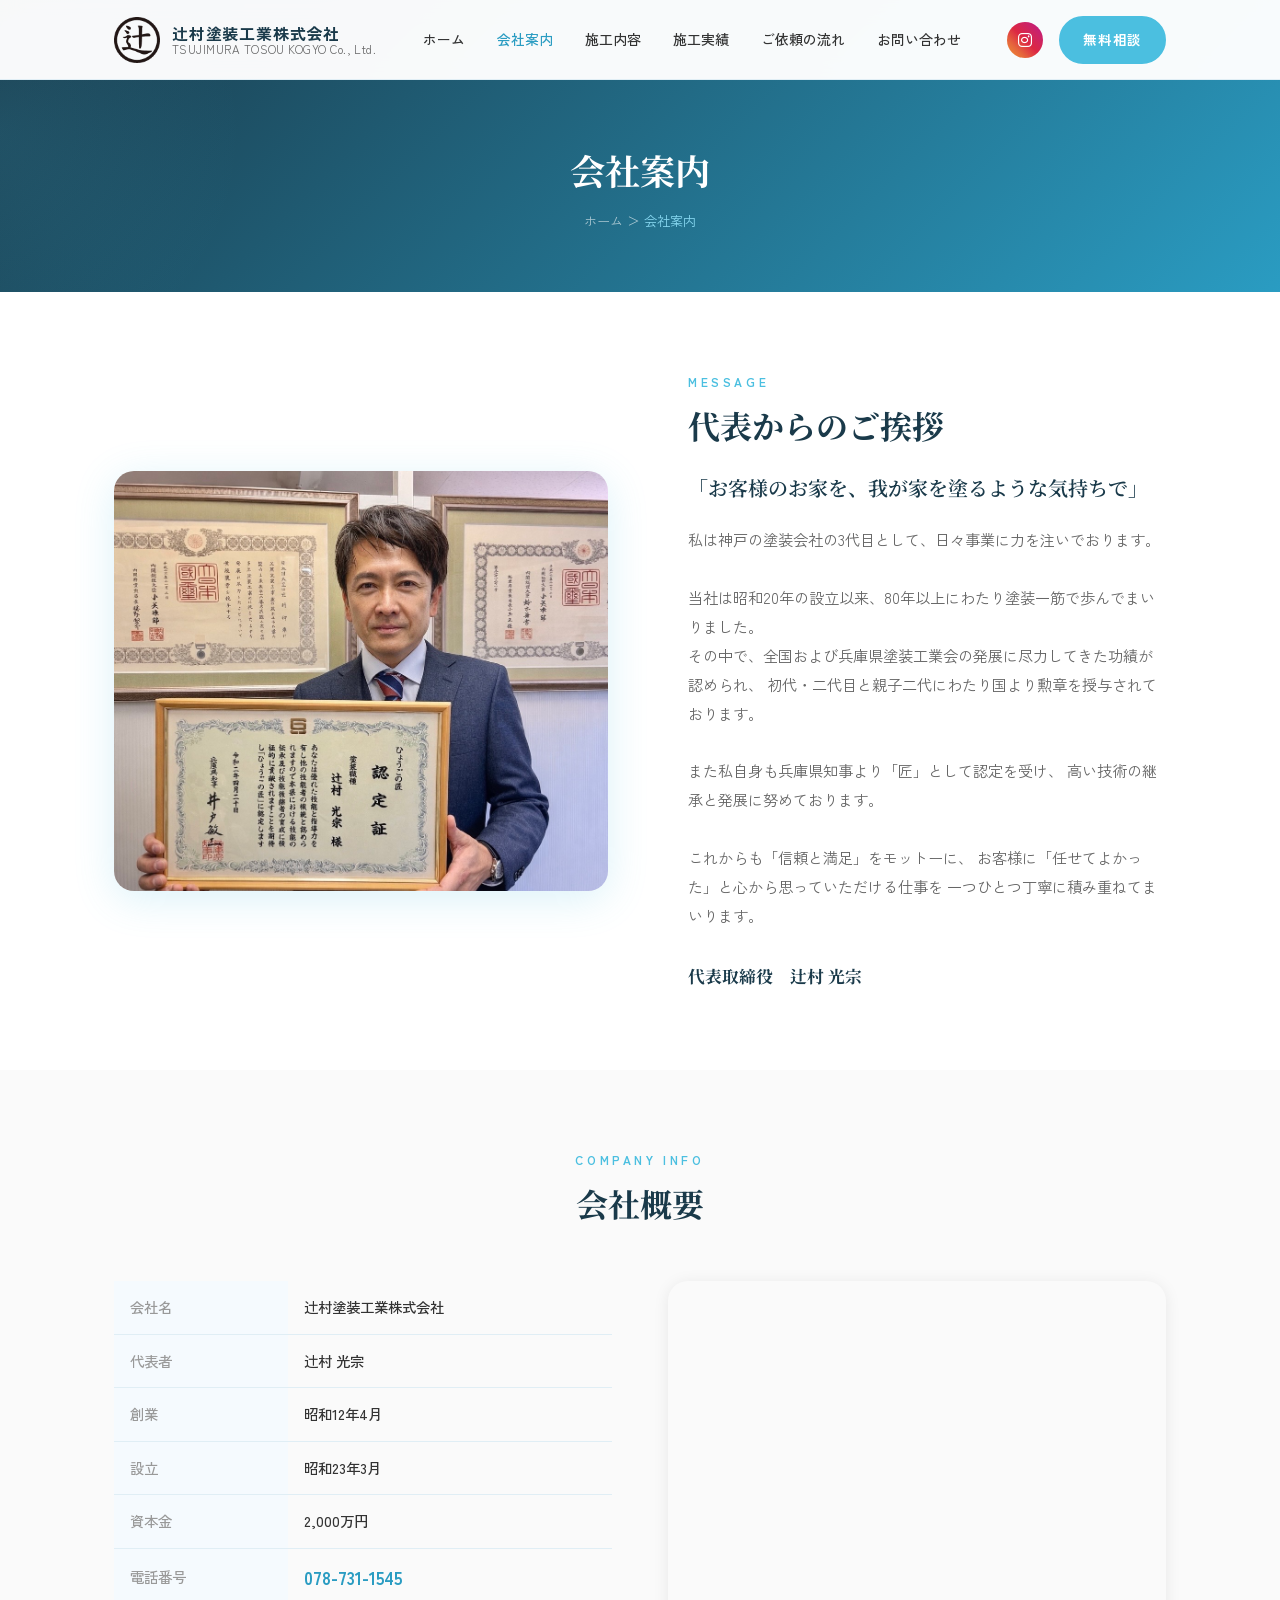
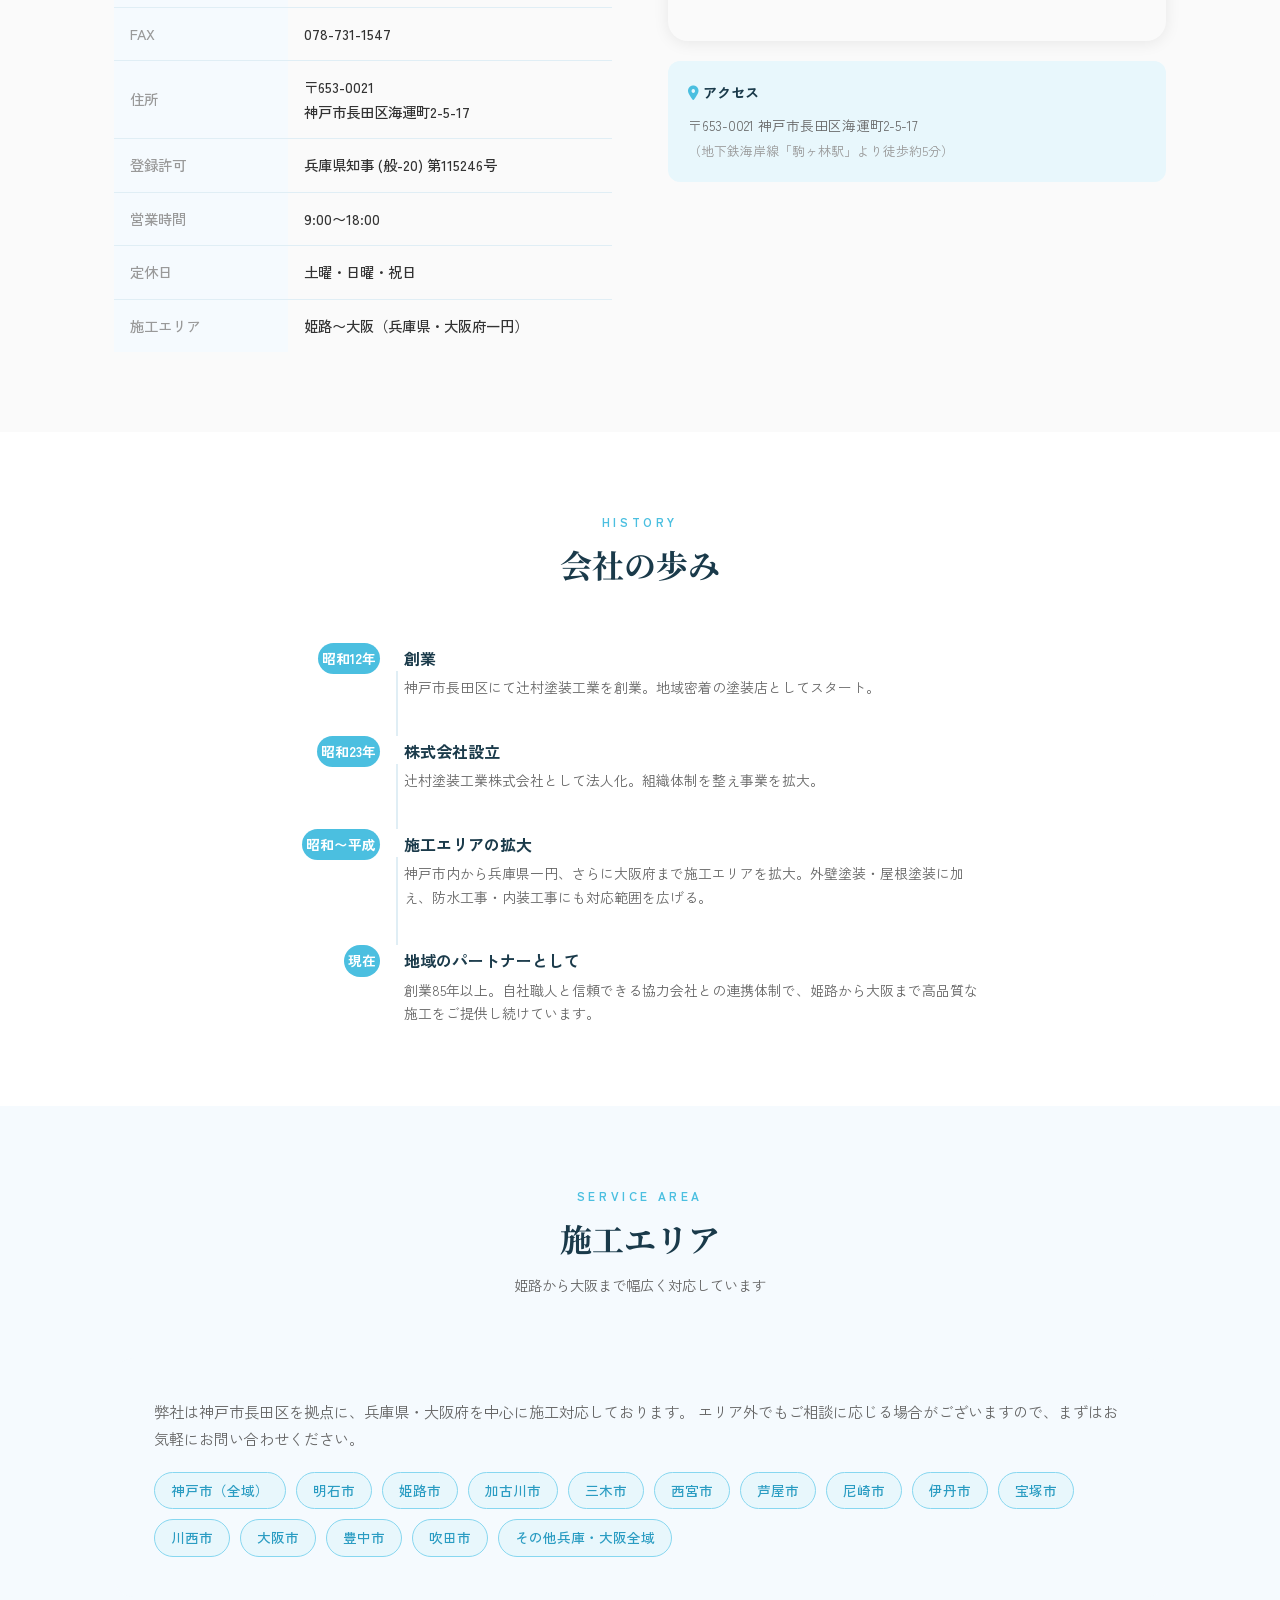
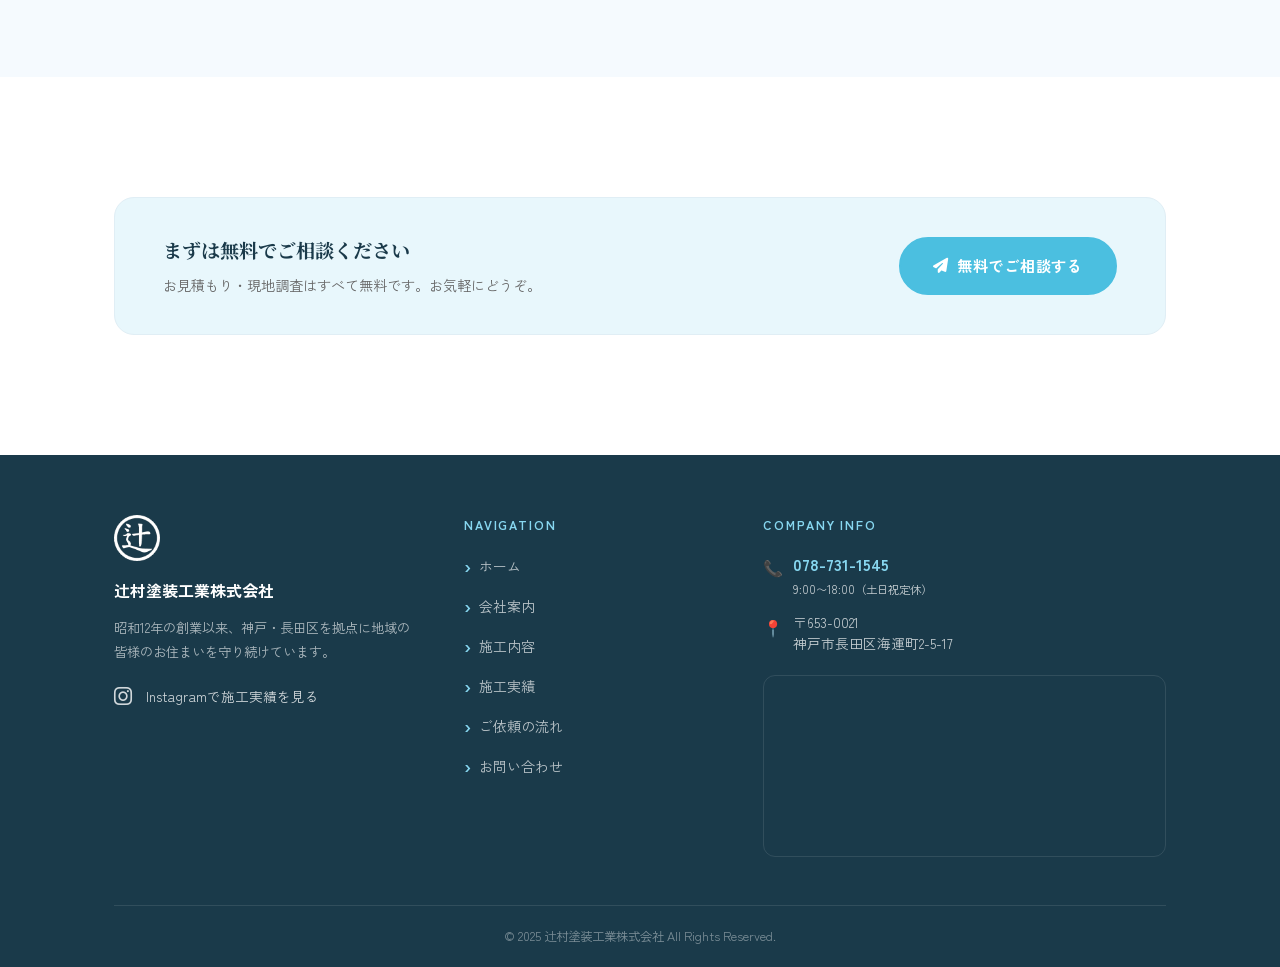
<file: about.html>
<!DOCTYPE html>
<html lang="ja">
<head>
  <meta charset="UTF-8">
  <meta name="viewport" content="width=device-width, initial-scale=1.0">
  <meta name="description" content="辻村塗装工業株式会社の会社案内。昭和12年創業、神戸市長田区を拠点に85年以上の歴史を持つ老舗塗装会社です。">
  <title>会社案内 | 辻村塗装工業株式会社</title>
  <link rel="stylesheet" href="style.css">
  <link rel="stylesheet" href="https://cdnjs.cloudflare.com/ajax/libs/font-awesome/6.5.0/css/all.min.css">
  <style>
    .history-timeline {
      max-width: 700px;
      margin: 0 auto;
    }
    .history-item {
      display: flex;
      gap: 24px;
      padding-bottom: 36px;
      position: relative;
    }
    .history-item:last-child { padding-bottom: 0; }
    .history-year {
      width: 90px;
      flex-shrink: 0;
      text-align: right;
    }
    .history-year span {
      display: inline-block;
      background: var(--color-accent);
      color: white;
      font-size: 0.85rem;
      font-weight: 700;
      padding: 4px 4px;
      border-radius: 100px;
    }
    .history-line {
      width: 2px;
      background: var(--color-border);
      position: absolute;
      left: 106px;
      top: 28px;
      bottom: 0;
    }
    .history-item:last-child .history-line { display: none; }
    .history-body {
      flex: 1;
      padding-top: 2px;
    }
    .history-body h4 {
      font-size: 1rem;
      font-weight: 700;
      color: var(--color-navy);
      margin-bottom: 4px;
    }
    .history-body p {
      font-size: 0.87rem;
      color: var(--color-text-light);
      line-height: 1.7;
    }

    .team-grid {
      display: grid;
      grid-template-columns: repeat(3, 1fr);
      gap: 28px;
    }
    .team-card {
      background: white;
      border-radius: var(--radius-lg);
      overflow: hidden;
      box-shadow: var(--shadow-card);
      text-align: center;
    }
    .team-card img {
      width: 100%;
      height: 200px;
      object-fit: cover;
    }
    .team-card-body {
      padding: 20px;
    }
    .team-card-body h4 {
      font-size: 1.05rem;
      font-weight: 700;
      color: var(--color-navy);
      margin-bottom: 4px;
    }
    .team-card-body .role {
      font-size: 0.8rem;
      color: var(--color-accent-dark);
      font-weight: 700;
      margin-bottom: 10px;
    }
    .team-card-body p {
      font-size: 0.83rem;
      color: var(--color-text-light);
      line-height: 1.7;
    }

    .area-map-section {
      background: var(--color-bg-light);
      border-radius: var(--radius-lg);
      padding: 40px;
      margin-top: 60px;
    }
    .area-tags {
      display: flex;
      flex-wrap: wrap;
      gap: 10px;
      margin-top: 20px;
    }
    .area-tag {
      padding: 6px 16px;
      background: var(--color-accent-pale);
      border: 1px solid var(--color-accent-light);
      border-radius: 100px;
      font-size: 0.85rem;
      font-weight: 500;
      color: var(--color-accent-dark);
    }

    @media (max-width: 768px) {
      .team-grid { grid-template-columns: 1fr 1fr; }
    }
    @media (max-width: 500px) {
      .team-grid { grid-template-columns: 1fr; }
      .history-year { width: 70px; }
      .history-line { left: 86px; }
    }
  </style>
</head>
<body>

<!-- Header (same as index) -->
<header id="header">
  <div class="container">
    <div class="header-inner">
      <a href="index.html" class="header-logo">
        <div class="logo-icon"><img src="images/logo0.png" alt="辻"></div>
        <div class="logo-text">
          <div class="company-name-main">辻村塗装工業株式会社</div>
          <div class="company-name-sub">TSUJIMURA TOSOU KOGYO Co., Ltd.</div>
        </div>
      </a>
      <nav class="header-nav">
        <a href="index.html">ホーム</a>
        <a href="about.html" style="color:var(--color-accent-dark);">会社案内</a>
        <a href="services.html">施工内容</a>
        <a href="works.html">施工実績</a>
        <a href="flow.html">ご依頼の流れ</a>
        <a href="contact.html">お問い合わせ</a>
      </nav>
      <div class="header-right">
        <a href="https://www.instagram.com/tsujimura_paint?igsh=bnloNjcxYnF6eG16" target="_blank" rel="noopener" class="instagram-link">
          <i class="fab fa-instagram"></i>
        </a>
        <a href="contact.html" class="btn btn-primary header-cta">無料相談</a>
      </div>
      <button class="hamburger" id="hamburger" aria-label="メニュー" aria-expanded="false">
        <span></span><span></span><span></span>
      </button>
    </div>
  </div>
</header>

<!-- Mobile Menu -->
<div class="mobile-menu" id="mobileMenu">
  <nav class="mobile-nav">
    <a href="index.html"><i class="fas fa-home fa-fw" style="color:var(--color-accent); margin-right:10px;"></i>ホーム</a>
    <a href="about.html"><i class="fas fa-building fa-fw" style="color:var(--color-accent); margin-right:10px;"></i>会社案内</a>
    <a href="services.html"><i class="fas fa-paint-roller fa-fw" style="color:var(--color-accent); margin-right:10px;"></i>施工内容</a>
    <a href="works.html"><i class="fas fa-images fa-fw" style="color:var(--color-accent); margin-right:10px;"></i>施工実績</a>
    <a href="flow.html"><i class="fas fa-list-ol fa-fw" style="color:var(--color-accent); margin-right:10px;"></i>ご依頼の流れ</a>
    <a href="contact.html"><i class="fas fa-envelope fa-fw" style="color:var(--color-accent); margin-right:10px;"></i>お問い合わせ</a>
  </nav>
  <div class="mobile-contact">
    <p>お気軽にご相談ください</p>
    <div class="phone"><i class="fas fa-phone" style="color:var(--color-accent-dark);"></i><a href="tel:0787311545" style="color:var(--color-navy);">078-731-1545</a></div>
    <a href="contact.html" class="btn btn-primary" style="width:100%; justify-content:center;"><i class="fas fa-paper-plane"></i> メールで無料相談</a>
  </div>
</div>


<!-- Page Hero -->
<section class="page-hero">
  <div class="container">
    <h1>会社案内</h1>
    <p class="breadcrumb"><a href="index.html" style="color:rgba(255,255,255,0.6);">ホーム</a> ＞ <span>会社案内</span></p>
  </div>
</section>


<!-- Message from President -->
<section class="section">
  <div class="container">
    <div class="about-grid">
      <div class="about-image fade-in">
        <img src="images/ceo.jpg" alt="辻村塗装工業株式会社 代表取締役 辻村光宗の写真。現場を背景に笑顔で立っている">
      </div>
      <div class="about-content fade-in fade-in-delay-1">
        <div class="section-title" style="text-align:left; margin-bottom:24px;">
          <span class="en">Message</span>
          <h2>代表からのご挨拶</h2>
        </div>
        <p class="about-lead">「お客様のお家を、我が家を塗るような気持ちで」</p>
        <p class="about-text">
          私は神戸の塗装会社の3代目として、日々事業に力を注いでおります。<br><br>

          当社は昭和20年の設立以来、80年以上にわたり塗装一筋で歩んでまいりました。<br>
          その中で、全国および兵庫県塗装工業会の発展に尽力してきた功績が認められ、
          初代・二代目と親子二代にわたり国より勲章を授与されております。<br><br>

          また私自身も兵庫県知事より「匠」として認定を受け、
          高い技術の継承と発展に努めております。<br><br>

          これからも「信頼と満足」をモットーに、
          お客様に「任せてよかった」と心から思っていただける仕事を
          一つひとつ丁寧に積み重ねてまいります。
        </p>
        <p style="font-family: var(--font-serif); font-size:1.05rem; color:var(--color-navy); font-weight:700; margin-top:16px;">
          代表取締役　辻村 光宗
        </p>
      </div>
    </div>
  </div>
</section>


<!-- Company Info -->
<section class="company section" style="background: var(--color-bg-warm);">
  <div class="container">
    <div class="section-title fade-in">
      <span class="en">Company Info</span>
      <h2>会社概要</h2>
    </div>
    <div class="company-grid">
      <div class="fade-in">
        <table class="company-table">
          <tr><th>会社名</th><td>辻村塗装工業株式会社</td></tr>
          <tr><th>代表者</th><td>辻村 光宗</td></tr>
          <tr><th>創業</th><td>昭和12年4月</td></tr>
          <tr><th>設立</th><td>昭和23年3月</td></tr>
          <tr><th>資本金</th><td>2,000万円</td></tr>
          <tr><th>電話番号</th><td><a href="tel:0787311545" class="company-phone-link">078-731-1545</a></td></tr>
          <tr><th>FAX</th><td>078-731-1547</td></tr>
          <tr><th>住所</th><td>〒653-0021<br>神戸市長田区海運町2-5-17</td></tr>
          <tr><th>登録許可</th><td>兵庫県知事 (般-20) 第115246号</td></tr>
          <tr><th>営業時間</th><td>9:00〜18:00</td></tr>
          <tr><th>定休日</th><td>土曜・日曜・祝日</td></tr>
          <tr><th>施工エリア</th><td>姫路〜大阪（兵庫県・大阪府一円）</td></tr>
        </table>
      </div>
      <div class="fade-in fade-in-delay-1">
        <div class="company-map">
          <iframe src="https://www.google.com/maps/embed?pb=!1m18!1m12!1m3!1d3281.5!2d135.142!3d34.666!2m3!1f0!2f0!3f0!3m2!1i1024!2i768!4f13.1!3m3!1m2!1s0x6000e8cb81c4c5b9%3A0x0!2z56We5p2x5biC6ZW35Y2D5Yy655S65rW36YGT77yS5LiB55uu77yV4oiS77yR77yX!5e0!3m2!1sja!2sjp!4v1690000000000" allowfullscreen="" loading="lazy" referrerpolicy="no-referrer-when-downgrade" title="地図"></iframe>
        </div>
        <div style="margin-top:20px; padding:20px; background:var(--color-accent-pale); border-radius:var(--radius-md);">
          <p style="font-size:0.88rem; color:var(--color-navy); font-weight:700; margin-bottom:8px;"><i class="fas fa-map-marker-alt" style="color:var(--color-accent);"></i> アクセス</p>
          <p style="font-size:0.85rem; color:var(--color-text-light); line-height:1.8;">〒653-0021 神戸市長田区海運町2-5-17<br><span style="font-size:0.8rem; color:var(--color-text-muted);">（地下鉄海岸線「駒ヶ林駅」より徒歩約5分）</span></p>
        </div>
      </div>
    </div>
  </div>
</section>


<!-- History -->
<section class="section">
  <div class="container">
    <div class="section-title fade-in">
      <span class="en">History</span>
      <h2>会社の歩み</h2>
    </div>
    <div class="history-timeline">
      <div class="history-item fade-in">
        <div class="history-year"><span>昭和12年</span></div>
        <div class="history-line"></div>
        <div class="history-body">
          <h4>創業</h4>
          <p>神戸市長田区にて辻村塗装工業を創業。地域密着の塗装店としてスタート。</p>
        </div>
      </div>
      <div class="history-item fade-in">
        <div class="history-year"><span>昭和23年</span></div>
        <div class="history-line"></div>
        <div class="history-body">
          <h4>株式会社設立</h4>
          <p>辻村塗装工業株式会社として法人化。組織体制を整え事業を拡大。</p>
        </div>
      </div>
      <div class="history-item fade-in">
        <div class="history-year"><span>昭和〜平成</span></div>
        <div class="history-line"></div>
        <div class="history-body">
          <h4>施工エリアの拡大</h4>
          <p>神戸市内から兵庫県一円、さらに大阪府まで施工エリアを拡大。外壁塗装・屋根塗装に加え、防水工事・内装工事にも対応範囲を広げる。</p>
        </div>
      </div>
      <div class="history-item fade-in">
        <div class="history-year"><span>現在</span></div>
        <div class="history-line"></div>
        <div class="history-body">
          <h4>地域のパートナーとして</h4>
          <p>創業85年以上。自社職人と信頼できる協力会社との連携体制で、姫路から大阪まで高品質な施工をご提供し続けています。</p>
        </div>
      </div>
    </div>
  </div>
</section>


<!-- Service Area -->
<section class="section" style="background: var(--color-bg-light);">
  <div class="container">
    <div class="section-title fade-in">
      <span class="en">Service Area</span>
      <h2>施工エリア</h2>
      <span class="subtitle">姫路から大阪まで幅広く対応しています</span>
    </div>
    <div class="area-map-section fade-in">
      <p style="font-size:0.95rem; color:var(--color-text-light); line-height:1.8; margin-bottom:20px;">
        弊社は神戸市長田区を拠点に、兵庫県・大阪府を中心に施工対応しております。
        エリア外でもご相談に応じる場合がございますので、まずはお気軽にお問い合わせください。
      </p>
      <div class="area-tags">
        <span class="area-tag">神戸市（全域）</span>
        <span class="area-tag">明石市</span>
        <span class="area-tag">姫路市</span>
        <span class="area-tag">加古川市</span>
        <span class="area-tag">三木市</span>
        <span class="area-tag">西宮市</span>
        <span class="area-tag">芦屋市</span>
        <span class="area-tag">尼崎市</span>
        <span class="area-tag">伊丹市</span>
        <span class="area-tag">宝塚市</span>
        <span class="area-tag">川西市</span>
        <span class="area-tag">大阪市</span>
        <span class="area-tag">豊中市</span>
        <span class="area-tag">吹田市</span>
        <span class="area-tag">その他兵庫・大阪全域</span>
      </div>
    </div>
  </div>
</section>


<!-- Inline CTA -->
<section style="padding: 60px 0; background: var(--color-bg);">
  <div class="container">
    <div class="inline-cta fade-in">
      <div class="inline-cta-text">
        <h3>まずは無料でご相談ください</h3>
        <p>お見積もり・現地調査はすべて無料です。お気軽にどうぞ。</p>
      </div>
      <a href="contact.html" class="btn btn-primary"><i class="fas fa-paper-plane"></i> 無料でご相談する</a>
    </div>
  </div>
</section>


<!-- Footer -->
<footer id="footer">
  <div class="container">
    <div class="footer-top">
      <div class="footer-brand">
        <div class="logo-icon"><img src="images/logo1.png" alt="辻"></div>
        <div class="company-name">辻村塗装工業株式会社</div>
        <p>昭和12年の創業以来、神戸・長田区を拠点に地域の皆様のお住まいを守り続けています。</p>
        <a href="https://www.instagram.com/tsujimura_paint?igsh=bnloNjcxYnF6eG16" target="_blank" rel="noopener" class="footer-instagram"><i class="fab fa-instagram" style="font-size:1.3rem; margin-right:6px;"></i>Instagramで施工実績を見る</a>
      </div>
      <div class="footer-nav">
        <h4>Navigation</h4>
        <ul>
          <li><a href="index.html">ホーム</a></li>
          <li><a href="about.html">会社案内</a></li>
          <li><a href="services.html">施工内容</a></li>
          <li><a href="works.html">施工実績</a></li>
          <li><a href="flow.html">ご依頼の流れ</a></li>
          <li><a href="contact.html">お問い合わせ</a></li>
        </ul>
      </div>
      <div class="footer-info">
        <h4>Company Info</h4>
        <div class="info-item"><span class="info-icon">📞</span><div class="info-text"><a href="tel:0787311545">078-731-1545</a><br><small>9:00〜18:00（土日祝定休）</small></div></div>
        <div class="info-item"><span class="info-icon">📍</span><div class="info-text">〒653-0021<br>神戸市長田区海運町2-5-17</div></div>
        <div class="footer-map">
          <iframe src="https://www.google.com/maps/embed?pb=!1m18!1m12!1m3!1d3281.5!2d135.142!3d34.666!2m3!1f0!2f0!3f0!3m2!1i1024!2i768!4f13.1!3m3!1m2!1s0x6000e8cb81c4c5b9%3A0x0!2z56We5p2x5biC6ZW35Y2D5Yy655S65rW36YGT77yS5LiB55uu77yV4oiS77yR77yX!5e0!3m2!1sja!2sjp!4v1690000000000" allowfullscreen="" loading="lazy" referrerpolicy="no-referrer-when-downgrade" title="地図"></iframe>
        </div>
      </div>
    </div>
    <div class="footer-bottom"><p>© 2025 辻村塗装工業株式会社 All Rights Reserved.</p></div>
  </div>
</footer>

<!-- Floating CTA -->
<div class="floating-cta" id="floatingCta" style="opacity:0;">
  <a href="contact.html" class="floating-cta-btn"><span class="pulse"></span>無料でご相談</a>
</div>

<script>
  const hamburger = document.getElementById('hamburger');
  const mobileMenu = document.getElementById('mobileMenu');
  hamburger.addEventListener('click', () => {
    const isOpen = hamburger.classList.toggle('active');
    mobileMenu.classList.toggle('open', isOpen);
    hamburger.setAttribute('aria-expanded', isOpen);
    document.body.style.overflow = isOpen ? 'hidden' : '';
  });
  mobileMenu.querySelectorAll('a').forEach(link => {
    link.addEventListener('click', () => {
      hamburger.classList.remove('active');
      mobileMenu.classList.remove('open');
      document.body.style.overflow = '';
    });
  });
  document.getElementById('header').addEventListener('scroll', () => {}, { passive: true });
  window.addEventListener('scroll', () => {
    document.getElementById('header').classList.toggle('scrolled', window.scrollY > 40);
    const floatingCta = document.getElementById('floatingCta');
    floatingCta.style.opacity = window.scrollY > 300 ? '1' : '0';
    floatingCta.style.pointerEvents = window.scrollY > 300 ? 'auto' : 'none';
  });
  const fadeEls = document.querySelectorAll('.fade-in');
  const obs = new IntersectionObserver((entries) => {
    entries.forEach(e => { if (e.isIntersecting) { e.target.classList.add('visible'); obs.unobserve(e.target); } });
  }, { threshold: 0.12 });
  fadeEls.forEach(el => obs.observe(el));
</script>
</body>
</html>
</file>
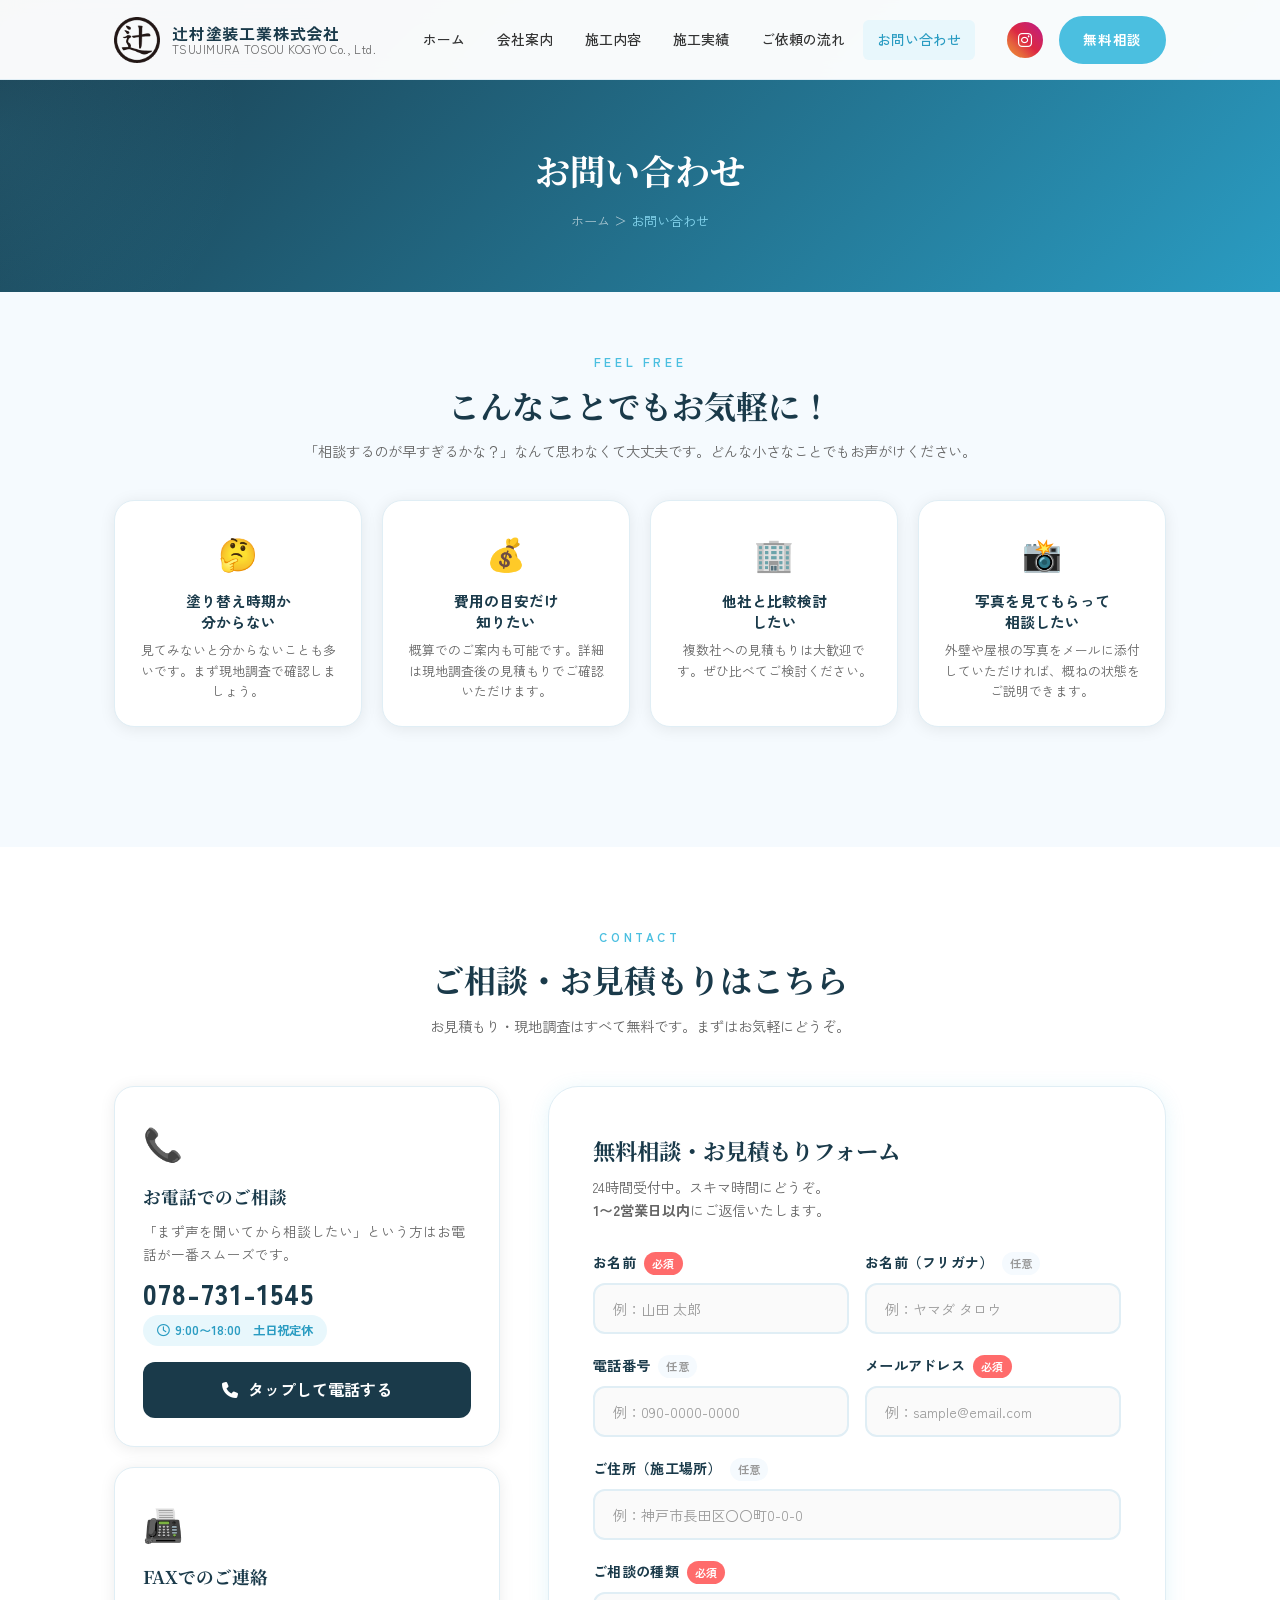
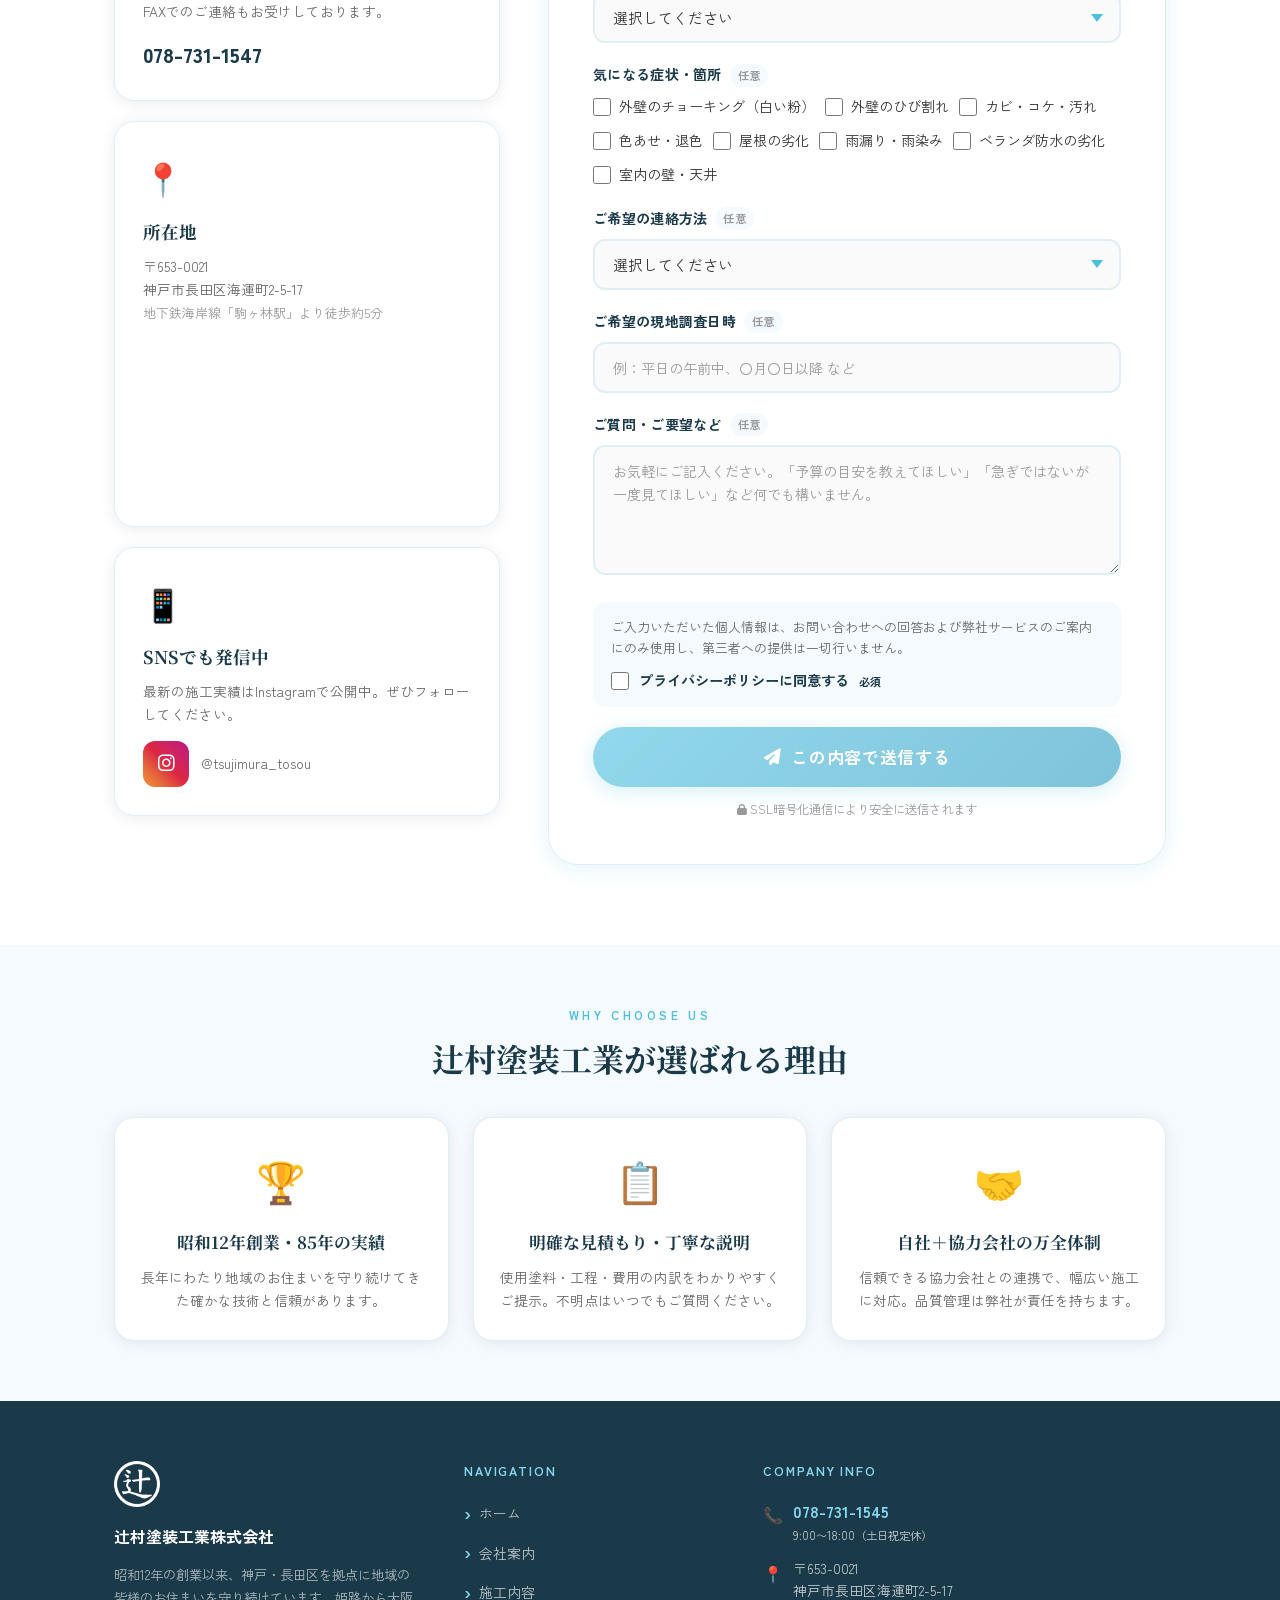
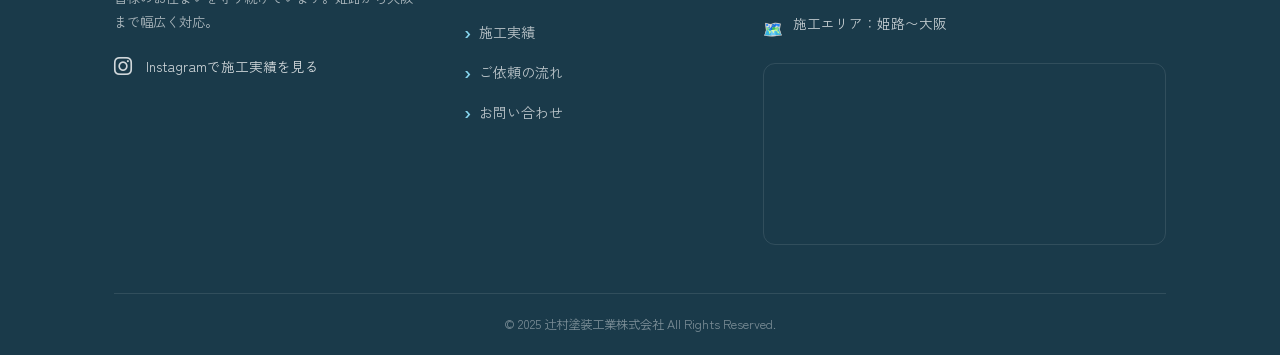
<file: contact.html>
<!DOCTYPE html>
<html lang="ja">
<head>
  <meta charset="UTF-8">
  <meta name="viewport" content="width=device-width, initial-scale=1.0">
  <meta name="description" content="辻村塗装工業株式会社へのお問い合わせ。外壁塗装・屋根塗装・防水工事のご相談・無料お見積もりはこちらから。">
  <title>お問い合わせ | 辻村塗装工業株式会社</title>
  <link rel="stylesheet" href="style.css">
  <link rel="stylesheet" href="https://cdnjs.cloudflare.com/ajax/libs/font-awesome/6.5.0/css/all.min.css">
  <style>
    /* =========================================
       Contact Page Specific Styles
    ========================================= */

    .contact-page-grid {
      display: grid;
      grid-template-columns: 1fr 1.6fr;
      gap: 48px;
      align-items: start;
    }

    /* Left: Info Panel */
    .contact-info-panel {
      display: flex;
      flex-direction: column;
      gap: 20px;
    }

    .contact-info-card {
      background: white;
      border: 1px solid var(--color-border);
      border-radius: var(--radius-lg);
      padding: 28px 28px;
      box-shadow: var(--shadow-card);
      transition: var(--transition);
    }

    .contact-info-card:hover {
      box-shadow: var(--shadow-md);
      border-color: var(--color-accent-light);
    }

    .contact-info-card-icon {
      font-size: 2rem;
      margin-bottom: 12px;
    }

    .contact-info-card h3 {
      font-family: var(--font-serif);
      font-size: 1.1rem;
      font-weight: 700;
      color: var(--color-navy);
      margin-bottom: 8px;
    }

    .contact-info-card p {
      font-size: 0.85rem;
      color: var(--color-text-light);
      line-height: 1.7;
      margin-bottom: 14px;
    }

    .contact-info-phone {
      display: flex;
      align-items: center;
      gap: 10px;
    }

    .contact-info-phone a {
      font-size: 1.7rem;
      font-weight: 900;
      color: var(--color-navy);
      letter-spacing: 0.04em;
      line-height: 1;
    }

    .contact-info-phone a:hover {
      color: var(--color-accent-dark);
    }

    .contact-hours-badge {
      display: inline-flex;
      align-items: center;
      gap: 6px;
      background: var(--color-accent-pale);
      border-radius: 100px;
      padding: 5px 14px;
      font-size: 0.78rem;
      font-weight: 700;
      color: var(--color-accent-dark);
      margin-top: 8px;
    }

    .contact-btn-phone {
      display: flex;
      align-items: center;
      justify-content: center;
      gap: 10px;
      width: 100%;
      padding: 14px;
      background: var(--color-navy);
      color: white;
      border-radius: var(--radius-md);
      font-weight: 700;
      font-size: 1rem;
      transition: var(--transition);
    }

    .contact-btn-phone:hover {
      background: var(--color-accent-dark);
      transform: translateY(-2px);
    }

    .contact-sns-links {
      display: flex;
      gap: 12px;
    }

    .contact-sns-link {
      display: flex;
      align-items: center;
      justify-content: center;
      width: 46px;
      height: 46px;
      border-radius: var(--radius-md);
      font-size: 1.2rem;
      transition: var(--transition);
    }

    .contact-sns-ig {
      background: linear-gradient(45deg, #f09433, #e6683c, #dc2743, #cc2366, #bc1888);
      color: white;
    }

    .contact-sns-ig:hover {
      transform: scale(1.1);
      box-shadow: 0 4px 14px rgba(220,39,67,0.35);
    }

    /* Right: Form Panel */
    .contact-form-panel {
      background: white;
      border: 1px solid var(--color-border);
      border-radius: var(--radius-xl);
      padding: 44px 44px;
      box-shadow: var(--shadow-md);
    }

    .contact-form-title {
      font-family: var(--font-serif);
      font-size: 1.4rem;
      font-weight: 700;
      color: var(--color-navy);
      margin-bottom: 6px;
    }

    .contact-form-sub {
      font-size: 0.88rem;
      color: var(--color-text-light);
      margin-bottom: 28px;
      line-height: 1.7;
    }

    /* Stylized Form */
    .form-page-group {
      margin-bottom: 20px;
    }

    .form-page-label {
      display: flex;
      align-items: center;
      gap: 8px;
      font-size: 0.88rem;
      font-weight: 700;
      color: var(--color-navy);
      margin-bottom: 8px;
      letter-spacing: 0.02em;
    }

    .form-page-label .required-badge {
      display: inline-block;
      background: #ff6b6b;
      color: white;
      font-size: 0.7rem;
      padding: 2px 8px;
      border-radius: 100px;
      font-weight: 700;
    }

    .form-page-label .optional-badge {
      display: inline-block;
      background: var(--color-bg-light);
      color: var(--color-text-muted);
      font-size: 0.7rem;
      padding: 2px 8px;
      border-radius: 100px;
      font-weight: 700;
    }

    .form-page-input,
    .form-page-select,
    .form-page-textarea {
      width: 100%;
      padding: 13px 18px;
      border: 2px solid var(--color-border);
      border-radius: var(--radius-md);
      font-family: var(--font-main);
      font-size: 0.93rem;
      color: var(--color-text);
      background: var(--color-bg-warm);
      transition: var(--transition);
      outline: none;
      -webkit-appearance: none;
      appearance: none;
    }

    .form-page-input:focus,
    .form-page-select:focus,
    .form-page-textarea:focus {
      border-color: var(--color-accent);
      background: white;
      box-shadow: 0 0 0 4px rgba(75, 191, 224, 0.12);
    }

    .form-page-input::placeholder,
    .form-page-textarea::placeholder {
      color: var(--color-text-muted);
      font-size: 0.88rem;
    }

    .form-page-select {
      cursor: pointer;
      background-image: url("data:image/svg+xml,%3Csvg xmlns='http://www.w3.org/2000/svg' width='12' height='8' viewBox='0 0 12 8'%3E%3Cpath fill='%234BBFE0' d='M6 8L0 0h12z'/%3E%3C/svg%3E");
      background-repeat: no-repeat;
      background-position: right 16px center;
      padding-right: 40px;
    }

    .form-page-textarea {
      resize: vertical;
      min-height: 130px;
      line-height: 1.7;
    }

    .form-row-2 {
      display: grid;
      grid-template-columns: 1fr 1fr;
      gap: 16px;
    }

    .form-check-group {
      display: flex;
      flex-wrap: wrap;
      gap: 10px;
    }

    .form-check-item {
      display: flex;
      align-items: center;
      gap: 8px;
      cursor: pointer;
      user-select: none;
    }

    .form-check-item input[type="checkbox"] {
      width: 18px;
      height: 18px;
      border: 2px solid var(--color-border);
      border-radius: 4px;
      accent-color: var(--color-accent);
      cursor: pointer;
    }

    .form-check-item span {
      font-size: 0.88rem;
      color: var(--color-text);
    }

    .form-page-privacy {
      background: var(--color-bg-light);
      border-radius: var(--radius-md);
      padding: 14px 18px;
      margin-bottom: 20px;
    }

    .form-page-privacy p {
      font-size: 0.8rem;
      color: var(--color-text-light);
      line-height: 1.7;
    }

    .form-page-privacy label {
      display: flex;
      align-items: center;
      gap: 10px;
      margin-top: 10px;
      cursor: pointer;
      font-size: 0.88rem;
      color: var(--color-navy);
      font-weight: 700;
    }

    .form-page-privacy input[type="checkbox"] {
      width: 18px;
      height: 18px;
      accent-color: var(--color-accent);
      flex-shrink: 0;
    }

    .form-submit-btn {
      width: 100%;
      padding: 18px;
      background: linear-gradient(135deg, var(--color-accent), var(--color-accent-dark));
      color: white;
      border: none;
      border-radius: var(--radius-xl);
      font-family: var(--font-main);
      font-size: 1.05rem;
      font-weight: 700;
      cursor: pointer;
      transition: var(--transition);
      display: flex;
      align-items: center;
      justify-content: center;
      gap: 10px;
      letter-spacing: 0.04em;
      box-shadow: 0 4px 20px rgba(75, 191, 224, 0.4);
    }

    .form-submit-btn:hover {
      transform: translateY(-3px);
      box-shadow: 0 8px 30px rgba(75, 191, 224, 0.5);
    }

    .form-submit-btn:disabled {
      opacity: 0.6;
      cursor: not-allowed;
      transform: none;
    }

    /* Success Message */
    .form-success {
      display: none;
      text-align: center;
      padding: 40px 24px;
    }

    .form-success .success-icon {
      font-size: 3.5rem;
      margin-bottom: 20px;
      display: block;
    }

    .form-success h3 {
      font-family: var(--font-serif);
      font-size: 1.4rem;
      color: var(--color-navy);
      margin-bottom: 12px;
    }

    .form-success p {
      font-size: 0.92rem;
      color: var(--color-text-light);
      line-height: 1.8;
    }

    /* Before/After CTA section */
    .why-contact {
      display: grid;
      grid-template-columns: repeat(4, 1fr);
      gap: 20px;
      margin-bottom: 60px;
    }

    .why-card {
      background: white;
      border: 1px solid var(--color-border);
      border-radius: var(--radius-lg);
      padding: 24px 20px;
      text-align: center;
      box-shadow: var(--shadow-card);
      transition: var(--transition);
    }

    .why-card:hover {
      transform: translateY(-4px);
      box-shadow: var(--shadow-md);
      border-color: var(--color-accent-light);
    }

    .why-card .why-icon {
      font-size: 2rem;
      margin-bottom: 12px;
    }

    .why-card h4 {
      font-size: 0.92rem;
      font-weight: 700;
      color: var(--color-navy);
      margin-bottom: 8px;
      line-height: 1.4;
    }

    .why-card p {
      font-size: 0.8rem;
      color: var(--color-text-light);
      line-height: 1.6;
    }

    @media (max-width: 960px) {
      .contact-page-grid {
        grid-template-columns: 1fr;
      }
      .contact-info-panel {
        display: grid;
        grid-template-columns: 1fr 1fr;
        gap: 16px;
      }
      .why-contact {
        grid-template-columns: repeat(2, 1fr);
      }
    }

    @media (max-width: 640px) {
      .contact-form-panel {
        padding: 28px 20px;
      }
      .form-row-2 {
        grid-template-columns: 1fr;
      }
      .contact-info-panel {
        grid-template-columns: 1fr;
      }
      .why-contact {
        grid-template-columns: repeat(2, 1fr);
        gap: 12px;
      }
      .contact-info-phone a {
        font-size: 1.4rem;
      }
    }
  </style>
</head>
<body>

<!-- ===========================
     HEADER
=========================== -->
<header id="header">
  <div class="container">
    <div class="header-inner">
      <a href="index.html" class="header-logo">
        <div class="logo-icon"><img src="images/logo0.png" alt="辻"></div>
        <div class="logo-text">
          <div class="company-name-main">辻村塗装工業株式会社</div>
          <div class="company-name-sub">TSUJIMURA TOSOU KOGYO Co., Ltd.</div>
        </div>
      </a>
      <nav class="header-nav">
        <a href="index.html">ホーム</a>
        <a href="about.html">会社案内</a>
        <a href="services.html">施工内容</a>
        <a href="works.html">施工実績</a>
        <a href="flow.html">ご依頼の流れ</a>
        <a href="contact.html" style="color:var(--color-accent-dark); background:var(--color-accent-pale); border-radius:var(--radius-sm);">お問い合わせ</a>
      </nav>
      <div class="header-right">
        <a href="https://www.instagram.com/tsujimura_paint?igsh=bnloNjcxYnF6eG16" target="_blank" rel="noopener" class="instagram-link" aria-label="Instagram">
          <i class="fab fa-instagram"></i>
        </a>
        <a href="contact.html" class="btn btn-primary header-cta">無料相談</a>
      </div>
      <button class="hamburger" id="hamburger" aria-label="メニュー" aria-expanded="false">
        <span></span><span></span><span></span>
      </button>
    </div>
  </div>
</header>

<!-- Mobile Menu -->
<div class="mobile-menu" id="mobileMenu" role="dialog" aria-label="ナビゲーション">
  <nav class="mobile-nav">
    <a href="index.html"><i class="fas fa-home fa-fw" style="color:var(--color-accent); margin-right:10px;"></i>ホーム</a>
    <a href="about.html"><i class="fas fa-building fa-fw" style="color:var(--color-accent); margin-right:10px;"></i>会社案内</a>
    <a href="services.html"><i class="fas fa-paint-roller fa-fw" style="color:var(--color-accent); margin-right:10px;"></i>施工内容</a>
    <a href="works.html"><i class="fas fa-images fa-fw" style="color:var(--color-accent); margin-right:10px;"></i>施工実績</a>
    <a href="flow.html"><i class="fas fa-list-ol fa-fw" style="color:var(--color-accent); margin-right:10px;"></i>ご依頼の流れ</a>
    <a href="contact.html"><i class="fas fa-envelope fa-fw" style="color:var(--color-accent); margin-right:10px;"></i>お問い合わせ</a>
  </nav>
  <div class="mobile-contact">
    <p>お気軽にご相談ください</p>
    <div class="phone">
      <i class="fas fa-phone" style="color:var(--color-accent-dark);"></i>
      <a href="tel:0787311545" style="color:var(--color-navy);">078-731-1545</a>
    </div>
    <a href="contact.html" class="btn btn-primary" style="width:100%; justify-content:center;">
      <i class="fas fa-paper-plane"></i> メールで無料相談
    </a>
  </div>
</div>


<!-- Page Hero -->
<section class="page-hero">
  <div class="container">
    <h1>お問い合わせ</h1>
    <p class="breadcrumb">
      <a href="index.html" style="color:rgba(255,255,255,0.6);">ホーム</a> ＞ <span>お問い合わせ</span>
    </p>
  </div>
</section>


<!-- ===========================
     WHY CONTACT SECTION
=========================== -->
<section style="padding: 60px 0; background: var(--color-bg-light);">
  <div class="container">
    <div class="section-title fade-in" style="margin-bottom: 36px;">
      <span class="en">Feel Free</span>
      <h2>こんなことでもお気軽に！</h2>
      <span class="subtitle">「相談するのが早すぎるかな？」なんて思わなくて大丈夫です。どんな小さなことでもお声がけください。</span>
    </div>

    <div class="why-contact">
      <div class="why-card fade-in fade-in-delay-1">
        <div class="why-icon">🤔</div>
        <h4>塗り替え時期か<br>分からない</h4>
        <p>見てみないと分からないことも多いです。まず現地調査で確認しましょう。</p>
      </div>
      <div class="why-card fade-in fade-in-delay-2">
        <div class="why-icon">💰</div>
        <h4>費用の目安だけ<br>知りたい</h4>
        <p>概算でのご案内も可能です。詳細は現地調査後の見積もりでご確認いただけます。</p>
      </div>
      <div class="why-card fade-in fade-in-delay-3">
        <div class="why-icon">🏢</div>
        <h4>他社と比較検討<br>したい</h4>
        <p>複数社への見積もりは大歓迎です。ぜひ比べてご検討ください。</p>
      </div>
      <div class="why-card fade-in fade-in-delay-4">
        <div class="why-icon">📸</div>
        <h4>写真を見てもらって<br>相談したい</h4>
        <p>外壁や屋根の写真をメールに添付していただければ、概ねの状態をご説明できます。</p>
      </div>
    </div>
  </div>
</section>


<!-- ===========================
     MAIN CONTACT SECTION
=========================== -->
<section class="section" id="contact-form" style="background: var(--color-bg);">
  <div class="container">
    <div class="section-title fade-in" style="margin-bottom: 48px;">
      <span class="en">Contact</span>
      <h2>ご相談・お見積もりはこちら</h2>
      <span class="subtitle">お見積もり・現地調査はすべて無料です。まずはお気軽にどうぞ。</span>
    </div>

    <div class="contact-page-grid">

      <!-- LEFT: Info Panel -->
      <div class="contact-info-panel">

        <!-- Phone -->
        <div class="contact-info-card fade-in">
          <div class="contact-info-card-icon">📞</div>
          <h3>お電話でのご相談</h3>
          <p>「まず声を聞いてから相談したい」という方はお電話が一番スムーズです。</p>
          <div class="contact-info-phone">
            <a href="tel:0787311545">078-731-1545</a>
          </div>
          <div class="contact-hours-badge">
            <i class="far fa-clock"></i> 9:00〜18:00　土日祝定休
          </div>
          <div style="margin-top: 16px;">
            <a href="tel:0787311545" class="contact-btn-phone">
              <i class="fas fa-phone"></i> タップして電話する
            </a>
          </div>
        </div>

        <!-- FAX -->
        <div class="contact-info-card fade-in fade-in-delay-1">
          <div class="contact-info-card-icon">📠</div>
          <h3>FAXでのご連絡</h3>
          <p>FAXでのご連絡もお受けしております。</p>
          <div style="font-size:1.3rem; font-weight:900; color:var(--color-navy);">078-731-1547</div>
        </div>

        <!-- Access -->
        <div class="contact-info-card fade-in fade-in-delay-2">
          <div class="contact-info-card-icon">📍</div>
          <h3>所在地</h3>
          <p>〒653-0021<br>神戸市長田区海運町2-5-17<br><span style="font-size:0.8rem; color:var(--color-text-muted);">地下鉄海岸線「駒ヶ林駅」より徒歩約5分</span></p>
          <div style="border-radius: var(--radius-md); overflow:hidden;">
            <iframe
              src="https://www.google.com/maps/embed?pb=!1m18!1m12!1m3!1d3281.5!2d135.142!3d34.666!2m3!1f0!2f0!3f0!3m2!1i1024!2i768!4f13.1!3m3!1m2!1s0x6000e8cb81c4c5b9%3A0x0!2z56We5p2x5biC6ZW35Y2D5Yy655S65rW36YGT77yS5LiB55uu77yV4oiS77yR77yX!5e0!3m2!1sja!2sjp!4v1690000000000"
              width="100%" height="160" style="border:0; display:block;"
              allowfullscreen="" loading="lazy" referrerpolicy="no-referrer-when-downgrade" title="地図">
            </iframe>
          </div>
        </div>

        <!-- Instagram -->
        <div class="contact-info-card fade-in fade-in-delay-3">
          <div class="contact-info-card-icon">📱</div>
          <h3>SNSでも発信中</h3>
          <p>最新の施工実績はInstagramで公開中。ぜひフォローしてください。</p>
          <div class="contact-sns-links">
            <a href="https://www.instagram.com/tsujimura_paint?igsh=bnloNjcxYnF6eG16" target="_blank" rel="noopener" class="contact-sns-link contact-sns-ig" aria-label="Instagram">
              <i class="fab fa-instagram"></i>
            </a>
            <span style="font-size:0.85rem; color:var(--color-text-light); display:flex; align-items:center;">
              @tsujimura_tosou
            </span>
          </div>
        </div>

      </div><!-- / contact-info-panel -->


      <!-- RIGHT: Form Panel -->
      <div class="contact-form-panel fade-in fade-in-delay-1">

        <!-- Form -->
        <div id="formWrapper">
          <h2 class="contact-form-title">無料相談・お見積もりフォーム</h2>
          <p class="contact-form-sub">
            24時間受付中。スキマ時間にどうぞ。<br>
            <strong>1〜2営業日以内</strong>にご返信いたします。
          </p>

          <form id="contactPageForm" novalidate>

            <div class="form-row-2">
              <div class="form-page-group">
                <label class="form-page-label">
                  お名前
                  <span class="required-badge">必須</span>
                </label>
                <input type="text" class="form-page-input" name="name" placeholder="例：山田 太郎" required autocomplete="name">
              </div>
              <div class="form-page-group">
                <label class="form-page-label">
                  お名前（フリガナ）
                  <span class="optional-badge">任意</span>
                </label>
                <input type="text" class="form-page-input" name="kana" placeholder="例：ヤマダ タロウ" autocomplete="off">
              </div>
            </div>

            <div class="form-row-2">
              <div class="form-page-group">
                <label class="form-page-label">
                  電話番号
                  <span class="optional-badge">任意</span>
                </label>
                <input type="tel" class="form-page-input" name="tel" placeholder="例：090-0000-0000" autocomplete="tel">
              </div>
              <div class="form-page-group">
                <label class="form-page-label">
                  メールアドレス
                  <span class="required-badge">必須</span>
                </label>
                <input type="email" class="form-page-input" name="email" placeholder="例：sample@email.com" required autocomplete="email">
              </div>
            </div>

            <div class="form-page-group">
              <label class="form-page-label">
                ご住所（施工場所）
                <span class="optional-badge">任意</span>
              </label>
              <input type="text" class="form-page-input" name="address" placeholder="例：神戸市長田区〇〇町0-0-0" autocomplete="street-address">
            </div>

            <div class="form-page-group">
              <label class="form-page-label">
                ご相談の種類
                <span class="required-badge">必須</span>
              </label>
              <select class="form-page-select" name="type" required>
                <option value="" disabled selected>選択してください</option>
                <option value="gaiheki">外壁塗装について</option>
                <option value="yane">屋根塗装について</option>
                <option value="bousui">防水工事について</option>
                <option value="naisou">内装工事について</option>
                <option value="gaiheki-yane">外壁＋屋根のセット</option>
                <option value="mitsumori">お見積もりのみ</option>
                <option value="other">その他・わからない</option>
              </select>
            </div>

            <div class="form-page-group">
              <label class="form-page-label">
                気になる症状・箇所
                <span class="optional-badge">任意</span>
              </label>
              <div class="form-check-group">
                <label class="form-check-item">
                  <input type="checkbox" name="symptom" value="chalking">
                  <span>外壁のチョーキング（白い粉）</span>
                </label>
                <label class="form-check-item">
                  <input type="checkbox" name="symptom" value="crack">
                  <span>外壁のひび割れ</span>
                </label>
                <label class="form-check-item">
                  <input type="checkbox" name="symptom" value="mold">
                  <span>カビ・コケ・汚れ</span>
                </label>
                <label class="form-check-item">
                  <input type="checkbox" name="symptom" value="discolor">
                  <span>色あせ・退色</span>
                </label>
                <label class="form-check-item">
                  <input type="checkbox" name="symptom" value="roof">
                  <span>屋根の劣化</span>
                </label>
                <label class="form-check-item">
                  <input type="checkbox" name="symptom" value="leak">
                  <span>雨漏り・雨染み</span>
                </label>
                <label class="form-check-item">
                  <input type="checkbox" name="symptom" value="balcony">
                  <span>ベランダ防水の劣化</span>
                </label>
                <label class="form-check-item">
                  <input type="checkbox" name="symptom" value="interior">
                  <span>室内の壁・天井</span>
                </label>
              </div>
            </div>

            <div class="form-page-group">
              <label class="form-page-label">
                ご希望の連絡方法
                <span class="optional-badge">任意</span>
              </label>
              <select class="form-page-select" name="contact_method">
                <option value="" disabled selected>選択してください</option>
                <option value="email">メールで返信希望</option>
                <option value="tel">お電話での返信希望</option>
                <option value="either">どちらでも可</option>
              </select>
            </div>

            <div class="form-page-group">
              <label class="form-page-label">
                ご希望の現地調査日時
                <span class="optional-badge">任意</span>
              </label>
              <input type="text" class="form-page-input" name="preferred_date" placeholder="例：平日の午前中、〇月〇日以降 など">
            </div>

            <div class="form-page-group">
              <label class="form-page-label">
                ご質問・ご要望など
                <span class="optional-badge">任意</span>
              </label>
              <textarea class="form-page-textarea" name="message" placeholder="お気軽にご記入ください。「予算の目安を教えてほしい」「急ぎではないが一度見てほしい」など何でも構いません。"></textarea>
            </div>

            <!-- Privacy -->
            <div class="form-page-privacy">
              <p>ご入力いただいた個人情報は、お問い合わせへの回答および弊社サービスのご案内にのみ使用し、第三者への提供は一切行いません。</p>
              <label>
                <input type="checkbox" id="privacyCheck" required>
                プライバシーポリシーに同意する <span class="required-badge" style="font-size:0.7rem;">必須</span>
              </label>
            </div>

            <button type="submit" class="form-submit-btn" id="submitBtn" disabled>
              <i class="fas fa-paper-plane"></i>
              この内容で送信する
            </button>

            <p style="text-align:center; font-size:0.78rem; color:var(--color-text-muted); margin-top:12px;">
              <i class="fas fa-lock" style="font-size:0.7rem;"></i> SSL暗号化通信により安全に送信されます
            </p>

          </form>
        </div>

        <!-- Success Message -->
        <div class="form-success" id="formSuccess">
          <span class="success-icon">✅</span>
          <h3>送信が完了しました！</h3>
          <p>
            お問い合わせいただきありがとうございます。<br>
            <strong>1〜2営業日以内</strong>にご連絡いたします。<br><br>
            お急ぎの場合はお電話にてご連絡ください。<br>
            <a href="tel:0787311545" style="color:var(--color-accent-dark); font-weight:700; font-size:1.1rem;">078-731-1545</a>
          </p>
          <a href="index.html" class="btn btn-primary" style="margin-top:24px;">
            <i class="fas fa-home"></i> トップページへ戻る
          </a>
        </div>

      </div><!-- / contact-form-panel -->

    </div><!-- / contact-page-grid -->
  </div>
</section>


<!-- ===========================
     ASSURANCE SECTION
=========================== -->
<section style="padding: 60px 0; background: var(--color-bg-light);">
  <div class="container">
    <div class="section-title fade-in" style="margin-bottom: 36px;">
      <span class="en">Why Choose Us</span>
      <h2>辻村塗装工業が選ばれる理由</h2>
    </div>
    <div style="display: grid; grid-template-columns: repeat(3, 1fr); gap: 24px;" class="three-col-grid">
      <div class="point-card fade-in fade-in-delay-1" style="background:white; border:1px solid var(--color-border); border-radius:var(--radius-lg); padding:28px 24px; text-align:center; box-shadow:var(--shadow-card); transition:var(--transition);">
        <div style="font-size:2.5rem; margin-bottom:14px;">🏆</div>
        <h4 style="font-family:var(--font-serif); font-size:1.05rem; font-weight:700; color:var(--color-navy); margin-bottom:10px;">昭和12年創業・85年の実績</h4>
        <p style="font-size:0.85rem; color:var(--color-text-light); line-height:1.7;">長年にわたり地域のお住まいを守り続けてきた確かな技術と信頼があります。</p>
      </div>
      <div class="point-card fade-in fade-in-delay-2" style="background:white; border:1px solid var(--color-border); border-radius:var(--radius-lg); padding:28px 24px; text-align:center; box-shadow:var(--shadow-card); transition:var(--transition);">
        <div style="font-size:2.5rem; margin-bottom:14px;">📋</div>
        <h4 style="font-family:var(--font-serif); font-size:1.05rem; font-weight:700; color:var(--color-navy); margin-bottom:10px;">明確な見積もり・丁寧な説明</h4>
        <p style="font-size:0.85rem; color:var(--color-text-light); line-height:1.7;">使用塗料・工程・費用の内訳をわかりやすくご提示。不明点はいつでもご質問ください。</p>
      </div>
      <div class="point-card fade-in fade-in-delay-3" style="background:white; border:1px solid var(--color-border); border-radius:var(--radius-lg); padding:28px 24px; text-align:center; box-shadow:var(--shadow-card); transition:var(--transition);">
        <div style="font-size:2.5rem; margin-bottom:14px;">🤝</div>
        <h4 style="font-family:var(--font-serif); font-size:1.05rem; font-weight:700; color:var(--color-navy); margin-bottom:10px;">自社＋協力会社の万全体制</h4>
        <p style="font-size:0.85rem; color:var(--color-text-light); line-height:1.7;">信頼できる協力会社との連携で、幅広い施工に対応。品質管理は弊社が責任を持ちます。</p>
      </div>
    </div>
  </div>
</section>


<!-- ===========================
     FOOTER
=========================== -->
<footer id="footer">
  <div class="container">
    <div class="footer-top">
      <div class="footer-brand">
        <div class="logo-icon"><img src="images/logo1.png" alt="辻"></div>
        <div class="company-name">辻村塗装工業株式会社</div>
        <p>昭和12年の創業以来、神戸・長田区を拠点に地域の皆様のお住まいを守り続けています。姫路から大阪まで幅広く対応。</p>
        <a href="https://www.instagram.com/tsujimura_paint?igsh=bnloNjcxYnF6eG16" target="_blank" rel="noopener" class="footer-instagram">
          <i class="fab fa-instagram" style="font-size:1.3rem; margin-right:6px;"></i>Instagramで施工実績を見る
        </a>
      </div>
      <div class="footer-nav">
        <h4>Navigation</h4>
        <ul>
          <li><a href="index.html">ホーム</a></li>
          <li><a href="about.html">会社案内</a></li>
          <li><a href="services.html">施工内容</a></li>
          <li><a href="works.html">施工実績</a></li>
          <li><a href="flow.html">ご依頼の流れ</a></li>
          <li><a href="contact.html">お問い合わせ</a></li>
        </ul>
      </div>
      <div class="footer-info">
        <h4>Company Info</h4>
        <div class="info-item">
          <span class="info-icon">📞</span>
          <div class="info-text">
            <a href="tel:0787311545">078-731-1545</a><br>
            <small>9:00〜18:00（土日祝定休）</small>
          </div>
        </div>
        <div class="info-item">
          <span class="info-icon">📍</span>
          <div class="info-text">〒653-0021<br>神戸市長田区海運町2-5-17</div>
        </div>
        <div class="info-item">
          <span class="info-icon">🗺️</span>
          <div class="info-text">施工エリア：姫路〜大阪</div>
        </div>
        <div class="footer-map">
          <iframe
            src="https://www.google.com/maps/embed?pb=!1m18!1m12!1m3!1d975.7708127643627!2d135.13696087670635!3d34.6524624268213!2m3!1f0!2f0!3f0!3m2!1i1024!2i768!4f13.1!3m3!1m2!1s0x6000857123dded79%3A0x8527025348c8042e!2z6L675p2R5aGX6KOF5bel5qWt77yI5qCq77yJ!5e0!3m2!1sja!2sjp!4v1777359402187!5m2!1sja!2sjp"
            allowfullscreen="" loading="lazy" referrerpolicy="no-referrer-when-downgrade" title="地図">
          </iframe>
        </div>
      </div>
    </div>
    <div class="footer-bottom">
      <p>© 2025 辻村塗装工業株式会社 All Rights Reserved.</p>
    </div>
  </div>
</footer>


<!-- Floating CTA (hidden on contact page when form is visible) -->
<div class="floating-cta" id="floatingCta" style="opacity:0; pointer-events:none;">
  <a href="#contact-form" class="floating-cta-btn">
    <span class="pulse"></span>フォームへ
  </a>
</div>


<!-- ===========================
     JavaScript
=========================== -->
<script>
  /* Hamburger */
  const hamburger = document.getElementById('hamburger');
  const mobileMenu = document.getElementById('mobileMenu');
  hamburger.addEventListener('click', () => {
    const isOpen = hamburger.classList.toggle('active');
    mobileMenu.classList.toggle('open', isOpen);
    hamburger.setAttribute('aria-expanded', isOpen);
    document.body.style.overflow = isOpen ? 'hidden' : '';
  });
  mobileMenu.querySelectorAll('a').forEach(link => {
    link.addEventListener('click', () => {
      hamburger.classList.remove('active');
      mobileMenu.classList.remove('open');
      document.body.style.overflow = '';
      hamburger.setAttribute('aria-expanded', 'false');
    });
  });

  /* Header scroll */
  window.addEventListener('scroll', () => {
    document.getElementById('header').classList.toggle('scrolled', window.scrollY > 40);
    const f = document.getElementById('floatingCta');
    const formSection = document.getElementById('contact-form');
    const formTop = formSection.getBoundingClientRect().top;
    const formBottom = formSection.getBoundingClientRect().bottom;
    // Hide floating btn when form is in viewport
    if (formTop < window.innerHeight && formBottom > 0) {
      f.style.opacity = '0';
      f.style.pointerEvents = 'none';
    } else if (window.scrollY > 300) {
      f.style.opacity = '1';
      f.style.pointerEvents = 'auto';
    } else {
      f.style.opacity = '0';
      f.style.pointerEvents = 'none';
    }
  });

  /* Fade in */
  const obs = new IntersectionObserver((entries) => {
    entries.forEach(e => { if (e.isIntersecting) { e.target.classList.add('visible'); obs.unobserve(e.target); } });
  }, { threshold: 0.08, rootMargin: '0px 0px -20px 0px' });
  document.querySelectorAll('.fade-in').forEach(el => obs.observe(el));

  /* Privacy checkbox enables submit button */
  const privacyCheck = document.getElementById('privacyCheck');
  const submitBtn = document.getElementById('submitBtn');
  privacyCheck.addEventListener('change', () => {
    submitBtn.disabled = !privacyCheck.checked;
  });

  /* Form validation & submit */
  const form = document.getElementById('contactPageForm');
  const formWrapper = document.getElementById('formWrapper');
  const formSuccess = document.getElementById('formSuccess');

  form.addEventListener('submit', (e) => {
    e.preventDefault();

    // Simple validation
    const name = form.querySelector('[name="name"]').value.trim();
    const email = form.querySelector('[name="email"]').value.trim();
    const type = form.querySelector('[name="type"]').value;

    if (!name) {
      alert('お名前をご入力ください。');
      form.querySelector('[name="name"]').focus();
      return;
    }
    if (!email || !/^[^\s@]+@[^\s@]+\.[^\s@]+$/.test(email)) {
      alert('正しいメールアドレスをご入力ください。');
      form.querySelector('[name="email"]').focus();
      return;
    }
    if (!type) {
      alert('ご相談の種類を選択してください。');
      form.querySelector('[name="type"]').focus();
      return;
    }

    // Show loading state
    submitBtn.innerHTML = '<i class="fas fa-spinner fa-spin"></i> 送信中...';
    submitBtn.disabled = true;

    // Simulate send (replace with actual form handler)
    setTimeout(() => {
      formWrapper.style.display = 'none';
      formSuccess.style.display = 'block';
      window.scrollTo({ top: document.querySelector('.contact-form-panel').offsetTop - 100, behavior: 'smooth' });
    }, 1200);
  });

  /* Smooth scroll */
  document.querySelectorAll('a[href^="#"]').forEach(anchor => {
    anchor.addEventListener('click', function(e) {
      const target = document.querySelector(this.getAttribute('href'));
      if (target) {
        e.preventDefault();
        window.scrollTo({ top: target.getBoundingClientRect().top + window.scrollY - 90, behavior: 'smooth' });
      }
    });
  });

  /* Three-col grid responsive */
  const style = document.createElement('style');
  style.textContent = `
    @media (max-width: 768px) {
      .three-col-grid { grid-template-columns: 1fr !important; }
    }
    @media (max-width: 960px) and (min-width: 601px) {
      .three-col-grid { grid-template-columns: repeat(2, 1fr) !important; }
    }
  `;
  document.head.appendChild(style);
</script>

</body>
</html>
</file>
<file: style.css>
/* ===================================
   辻村塗装工業株式会社 - メインCSS
   =================================== */

/* Google Fonts */
@import url('https://fonts.googleapis.com/css2?family=Noto+Sans+JP:wght@300;400;500;700;900&family=Noto+Serif+JP:wght@400;600;700&family=Zen+Kaku+Gothic+New:wght@300;400;500;700;900&display=swap');

/* ===================================
   CSS Variables
   =================================== */
:root {
  --color-accent: #4BBFE0;
  --color-accent-light: #87D7F0;
  --color-accent-dark: #2A9CC2;
  --color-accent-pale: #E8F7FC;
  --color-navy: #1A3A4A;
  --color-dark: #2C3E50;
  --color-text: #333333;
  --color-text-light: #666666;
  --color-text-muted: #999999;
  --color-bg: #FFFFFF;
  --color-bg-light: #F5FAFE;
  --color-bg-warm: #FAFAFA;
  --color-border: #E0EEF5;
  --color-white: #FFFFFF;

  --font-main: 'Zen Kaku Gothic New', 'Noto Sans JP', sans-serif;
  --font-serif: 'Noto Serif JP', serif;

  --shadow-sm: 0 2px 8px rgba(75, 191, 224, 0.1);
  --shadow-md: 0 4px 20px rgba(75, 191, 224, 0.15);
  --shadow-lg: 0 8px 40px rgba(75, 191, 224, 0.2);
  --shadow-card: 0 2px 16px rgba(0, 0, 0, 0.08);

  --radius-sm: 6px;
  --radius-md: 12px;
  --radius-lg: 20px;
  --radius-xl: 30px;

  --transition: all 0.3s ease;
  --transition-slow: all 0.5s ease;

  --header-height: 80px;
}

/* ===================================
   Reset & Base
   =================================== */
*, *::before, *::after {
  box-sizing: border-box;
  margin: 0;
  padding: 0;
}

html {
  scroll-behavior: smooth;
  font-size: 16px;
}

body {
  font-family: var(--font-main);
  color: var(--color-text);
  background-color: var(--color-bg);
  line-height: 1.7;
  overflow-x: hidden;
}

img {
  max-width: 100%;
  height: auto;
  display: block;
}

a {
  color: inherit;
  text-decoration: none;
  transition: var(--transition);
}

ul, ol {
  list-style: none;
}

/* ===================================
   Utility Classes
   =================================== */
.container {
  max-width: 1100px;
  margin: 0 auto;
  padding: 0 24px;
}

.section {
  padding: 80px 0;
}

.section-title {
  text-align: center;
  margin-bottom: 56px;
}

.section-title .en {
  display: block;
  font-size: 12px;
  font-weight: 700;
  letter-spacing: 0.3em;
  color: var(--color-accent);
  text-transform: uppercase;
  margin-bottom: 10px;
}

.section-title h2 {
  font-family: var(--font-serif);
  font-size: 2rem;
  font-weight: 700;
  color: var(--color-navy);
  line-height: 1.4;
}

.section-title .subtitle {
  display: block;
  font-size: 0.9rem;
  color: var(--color-text-light);
  margin-top: 12px;
  line-height: 1.7;
}

.btn {
  display: inline-flex;
  align-items: center;
  gap: 8px;
  padding: 14px 32px;
  border-radius: var(--radius-xl);
  font-family: var(--font-main);
  font-size: 0.95rem;
  font-weight: 700;
  cursor: pointer;
  transition: var(--transition);
  border: 2px solid transparent;
  letter-spacing: 0.05em;
}

.btn-primary {
  background: var(--color-accent);
  color: var(--color-white);
  border-color: var(--color-accent);
}

.btn-primary:hover {
  background: var(--color-accent-dark);
  border-color: var(--color-accent-dark);
  transform: translateY(-2px);
  box-shadow: var(--shadow-md);
}

.btn-outline {
  background: transparent;
  color: var(--color-accent);
  border-color: var(--color-accent);
}

.btn-outline:hover {
  background: var(--color-accent);
  color: var(--color-white);
  transform: translateY(-2px);
}

.btn-white {
  background: var(--color-white);
  color: var(--color-accent-dark);
  border-color: var(--color-white);
}

.btn-white:hover {
  background: var(--color-accent-pale);
  transform: translateY(-2px);
  box-shadow: var(--shadow-md);
}

.badge {
  display: inline-block;
  padding: 4px 14px;
  background: var(--color-accent-pale);
  color: var(--color-accent-dark);
  border-radius: 100px;
  font-size: 0.8rem;
  font-weight: 700;
  letter-spacing: 0.05em;
}

/* ===================================
   Header
   =================================== */
#header {
  position: fixed;
  top: 0;
  left: 0;
  right: 0;
  z-index: 1000;
  height: var(--header-height);
  background: rgba(255, 255, 255, 0.97);
  backdrop-filter: blur(10px);
  border-bottom: 1px solid var(--color-border);
  transition: var(--transition);
}

#header.scrolled {
  box-shadow: var(--shadow-sm);
}

.header-inner {
  display: flex;
  align-items: center;
  justify-content: space-between;
  height: var(--header-height);
  gap: 24px;
}

.header-logo {
  display: flex;
  align-items: center;
  gap: 12px;
  flex-shrink: 0;
}

.logo-icon {
  width: 46px;
  height: 46px;
  /* background: linear-gradient(135deg, var(--color-accent), var(--color-accent-dark));
  border-radius: var(--radius-md);
  display: flex;
  align-items: center;
  justify-content: center;
  color: white;
  font-size: 1.4rem;
  font-weight: 900;
  font-family: var(--font-serif);
  box-shadow: var(--shadow-sm); */
}

.logo-text {
  line-height: 1.2;
}

.logo-text .company-name-main {
  font-size: 1rem;
  font-weight: 700;
  color: var(--color-navy);
  letter-spacing: 0.05em;
}

.logo-text .company-name-sub {
  font-size: 0.72rem;
  color: var(--color-text-light);
  letter-spacing: 0.04em;
}

.header-nav {
  display: flex;
  align-items: center;
  gap: 4px;
}

.header-nav a {
  padding: 8px 14px;
  font-size: 0.87rem;
  font-weight: 500;
  color: var(--color-text);
  border-radius: var(--radius-sm);
  white-space: nowrap;
}

.header-nav a:hover {
  color: var(--color-accent-dark);
  background: var(--color-accent-pale);
}

.header-right {
  display: flex;
  align-items: center;
  gap: 16px;
  flex-shrink: 0;
}

.instagram-link {
  display: flex;
  align-items: center;
  justify-content: center;
  width: 36px;
  height: 36px;
  border-radius: 50%;
  background: linear-gradient(45deg, #f09433 0%, #e6683c 25%, #dc2743 50%, #cc2366 75%, #bc1888 100%);
  color: white;
  font-size: 1rem;
  transition: var(--transition);
}

.instagram-link:hover {
  transform: scale(1.1);
  box-shadow: 0 4px 12px rgba(220, 39, 67, 0.3);
}

.header-cta {
  padding: 10px 22px;
  font-size: 0.85rem;
}

/* Hamburger */
.hamburger {
  display: none;
  flex-direction: column;
  justify-content: center;
  align-items: center;
  width: 44px;
  height: 44px;
  cursor: pointer;
  background: none;
  border: none;
  gap: 5px;
  padding: 0;
  border-radius: var(--radius-sm);
  transition: var(--transition);
}

.hamburger span {
  display: block;
  width: 24px;
  height: 2px;
  background: var(--color-navy);
  border-radius: 2px;
  transition: var(--transition);
}

.hamburger.active span:nth-child(1) {
  transform: translateY(7px) rotate(45deg);
}

.hamburger.active span:nth-child(2) {
  opacity: 0;
  transform: scaleX(0);
}

.hamburger.active span:nth-child(3) {
  transform: translateY(-7px) rotate(-45deg);
}

/* Mobile Menu */
.mobile-menu {
  display: none;
  position: fixed;
  top: var(--header-height);
  left: 0;
  right: 0;
  bottom: 0;
  background: rgba(255, 255, 255, 0.98);
  backdrop-filter: blur(10px);
  z-index: 999;
  padding: 32px 24px;
  overflow-y: auto;
  transform: translateX(100%);
  transition: transform 0.35s cubic-bezier(0.4, 0, 0.2, 1);
}

.mobile-menu.open {
  transform: translateX(0);
}

.mobile-nav {
  display: flex;
  flex-direction: column;
  gap: 4px;
  margin-bottom: 32px;
}

.mobile-nav a {
  display: flex;
  align-items: center;
  padding: 16px 20px;
  font-size: 1.05rem;
  font-weight: 500;
  color: var(--color-navy);
  border-radius: var(--radius-md);
  border-bottom: 1px solid var(--color-border);
}

.mobile-nav a:hover {
  background: var(--color-accent-pale);
  color: var(--color-accent-dark);
}

.mobile-contact {
  background: var(--color-accent-pale);
  border-radius: var(--radius-lg);
  padding: 24px;
}

.mobile-contact p {
  font-size: 0.85rem;
  color: var(--color-text-light);
  margin-bottom: 8px;
}

.mobile-contact .phone {
  font-size: 1.5rem;
  font-weight: 700;
  color: var(--color-navy);
  letter-spacing: 0.04em;
  display: flex;
  align-items: center;
  gap: 8px;
  margin-bottom: 16px;
}

.mobile-contact .btn {
  width: 100%;
  justify-content: center;
}

/* ===================================
   Hero Section
   =================================== */
.hero {
  min-height: 100vh;
  padding-top: var(--header-height);
  position: relative;
  overflow: hidden;
  display: flex;
  align-items: center;
}

.hero-bg {
  position: absolute;
  inset: 0;
  z-index: 0;
}

.hero-bg-image {
  width: 100%;
  height: 100%;
  object-fit: cover;
  filter: brightness(0.55);
}

.hero-overlay {
  position: absolute;
  inset: 0;
  background: linear-gradient(
    135deg,
    rgba(26, 58, 74, 0.5) 0%,
    rgba(75, 191, 224, 0.2) 100%
  );
}

.hero-content {
  position: relative;
  z-index: 1;
  padding: 60px 0;
}

.hero-badge {
  display: inline-flex;
  align-items: center;
  gap: 8px;
  padding: 8px 20px;
  background: rgba(75, 191, 224, 0.2);
  border: 1px solid rgba(75, 191, 224, 0.5);
  border-radius: 100px;
  color: var(--color-accent-light);
  font-size: 0.82rem;
  font-weight: 500;
  letter-spacing: 0.08em;
  margin-bottom: 24px;
  backdrop-filter: blur(4px);
}

.hero h1 {
  font-family: var(--font-serif);
  font-size: clamp(2rem, 5vw, 3.2rem);
  font-weight: 700;
  color: var(--color-white);
  line-height: 1.45;
  margin-bottom: 20px;
  text-shadow: 0 2px 20px rgba(0,0,0,0.3);
}

.hero h1 .accent {
  color: var(--color-accent-light);
}

.hero-sub {
  font-size: 1.05rem;
  color: rgba(255, 255, 255, 0.88);
  line-height: 1.8;
  max-width: 520px;
  margin-bottom: 40px;
}

.hero-actions {
  display: flex;
  gap: 16px;
  flex-wrap: wrap;
  margin-bottom: 40px;
}

.hero-actions .btn {
  font-size: 1rem;
  padding: 16px 36px;
}

.hero-info-bar {
  position: absolute;
  bottom: 0;
  left: 0;
  right: 0;
  z-index: 1;
  background: rgba(255, 255, 255, 0.95);
  backdrop-filter: blur(8px);
  border-top: 1px solid var(--color-border);
}

.hero-info-inner {
  display: flex;
  justify-content: center;
  gap: 0;
}

.hero-info-item {
  display: flex;
  align-items: center;
  gap: 12px;
  padding: 18px 40px;
  border-right: 1px solid var(--color-border);
}

.hero-info-item:last-child {
  border-right: none;
}

.hero-info-icon {
  width: 40px;
  height: 40px;
  background: var(--color-accent-pale);
  border-radius: 50%;
  display: flex;
  align-items: center;
  justify-content: center;
  font-size: 1.1rem;
  flex-shrink: 0;
}

.hero-info-text .label {
  font-size: 0.75rem;
  color: var(--color-text-muted);
  display: block;
}

.hero-info-text .value {
  font-size: 0.95rem;
  font-weight: 700;
  color: var(--color-navy);
}

/* ===================================
   About Section
   =================================== */
.about {
  background: var(--color-bg-warm);
}

.about-grid {
  display: grid;
  grid-template-columns: 1fr 1fr;
  gap: 64px;
  align-items: center;
}

.about-image {
  position: relative;
}

.about-image img {
  width: 100%;
  height: 420px;
  object-fit: cover;
  border-radius: var(--radius-lg);
  box-shadow: var(--shadow-lg);
}

.about-image-badge {
  position: absolute;
  bottom: -20px;
  right: -20px;
  background: var(--color-accent);
  color: white;
  border-radius: var(--radius-md);
  padding: 18px 22px;
  text-align: center;
  box-shadow: var(--shadow-md);
}

.about-image-badge .years {
  font-size: 2rem;
  font-weight: 900;
  line-height: 1;
  display: block;
}

.about-image-badge .label {
  font-size: 0.75rem;
  opacity: 0.9;
}

.about-content {
  padding-left: 16px;
}

.about-content .section-title {
  text-align: left;
  margin-bottom: 24px;
}

.about-lead {
  font-family: var(--font-serif);
  font-size: 1.25rem;
  font-weight: 600;
  color: var(--color-navy);
  line-height: 1.7;
  margin-bottom: 20px;
}

.about-text {
  font-size: 0.95rem;
  color: var(--color-text-light);
  line-height: 1.9;
  margin-bottom: 32px;
}

.about-features {
  display: flex;
  flex-direction: column;
  gap: 16px;
  margin-bottom: 36px;
}

.about-feature {
  display: flex;
  align-items: flex-start;
  gap: 14px;
}

.feature-icon {
  width: 42px;
  height: 42px;
  background: var(--color-accent-pale);
  border-radius: 50%;
  display: flex;
  align-items: center;
  justify-content: center;
  font-size: 1.1rem;
  flex-shrink: 0;
}

.feature-body .feature-title {
  font-size: 0.95rem;
  font-weight: 700;
  color: var(--color-navy);
  margin-bottom: 2px;
}

.feature-body .feature-desc {
  font-size: 0.85rem;
  color: var(--color-text-light);
  line-height: 1.6;
}

/* ===================================
   Services Section
   =================================== */
.services {
  background: var(--color-bg);
}

.services-grid {
  display: grid;
  grid-template-columns: repeat(2, 1fr);
  gap: 28px;
}

.service-card {
  background: var(--color-bg);
  border: 1px solid var(--color-border);
  border-radius: var(--radius-lg);
  overflow: hidden;
  transition: var(--transition);
  box-shadow: var(--shadow-card);
}

.service-card:hover {
  transform: translateY(-6px);
  box-shadow: var(--shadow-lg);
  border-color: var(--color-accent-light);
}

.service-image {
  position: relative;
  height: 220px;
  overflow: hidden;
}

.service-image img {
  width: 100%;
  height: 100%;
  object-fit: cover;
  transition: transform 0.5s ease;
}

.service-card:hover .service-image img {
  transform: scale(1.05);
}

.service-image-overlay {
  position: absolute;
  inset: 0;
  background: linear-gradient(to top, rgba(26, 58, 74, 0.5) 0%, transparent 60%);
}

.service-badge {
  position: absolute;
  top: 16px;
  left: 16px;
  background: var(--color-accent);
  color: white;
  padding: 4px 12px;
  border-radius: 100px;
  font-size: 0.75rem;
  font-weight: 700;
  letter-spacing: 0.06em;
}

.service-body {
  padding: 24px;
}

.service-title {
  font-family: var(--font-serif);
  font-size: 1.2rem;
  font-weight: 700;
  color: var(--color-navy);
  margin-bottom: 10px;
  display: flex;
  align-items: center;
  gap: 10px;
}

.service-title .icon {
  font-size: 1.3rem;
}

.service-desc {
  font-size: 0.88rem;
  color: var(--color-text-light);
  line-height: 1.8;
  margin-bottom: 16px;
}

.service-points {
  display: flex;
  flex-wrap: wrap;
  gap: 8px;
}

.service-point {
  display: flex;
  align-items: center;
  gap: 4px;
  font-size: 0.8rem;
  color: var(--color-accent-dark);
  background: var(--color-accent-pale);
  padding: 4px 10px;
  border-radius: 100px;
}

.service-point::before {
  content: '✓';
  font-weight: 700;
}

.services-cta {
  text-align: center;
  margin-top: 48px;
  padding: 40px;
  background: linear-gradient(135deg, var(--color-accent-pale), #f0f8ff);
  border-radius: var(--radius-lg);
  border: 1px solid var(--color-border);
}

.services-cta p {
  font-size: 1.05rem;
  color: var(--color-navy);
  margin-bottom: 20px;
  font-weight: 500;
}

/* ===================================
   Works Section
   =================================== */
.works {
  background: var(--color-bg-light);
}

.works-grid {
  display: grid;
  grid-template-columns: repeat(3, 1fr);
  gap: 28px;
  margin-bottom: 48px;
}

.work-card {
  background: var(--color-white);
  border-radius: var(--radius-lg);
  overflow: hidden;
  box-shadow: var(--shadow-card);
  transition: var(--transition);
}

.work-card:hover {
  transform: translateY(-4px);
  box-shadow: var(--shadow-lg);
}

.work-images {
  display: grid;
  grid-template-columns: 1fr 1fr;
  gap: 3px;
  height: 200px;
}

.work-images img {
  width: 100%;
  height: 100%;
  object-fit: cover;
  transition: transform 0.5s ease;
}

.work-images img:first-child {
  grid-column: 1;
  grid-row: 1 / 3;
  height: 200px;
}

.work-images img:nth-child(2) {
  height: 99px;
}

.work-images img:nth-child(3) {
  height: 99px;
}

.work-card:hover .work-images img {
  transform: scale(1.03);
}

.work-body {
  padding: 20px;
}

.work-category {
  display: inline-block;
  padding: 3px 10px;
  background: var(--color-accent-pale);
  color: var(--color-accent-dark);
  border-radius: 100px;
  font-size: 0.75rem;
  font-weight: 700;
  margin-bottom: 10px;
}

.work-title {
  font-size: 1rem;
  font-weight: 700;
  color: var(--color-navy);
  margin-bottom: 6px;
}

.work-meta {
  display: flex;
  gap: 16px;
}

.work-meta span {
  font-size: 0.8rem;
  color: var(--color-text-muted);
}

.works-instagram {
  text-align: center;
  padding: 40px;
  background: white;
  border-radius: var(--radius-lg);
  border: 1px solid var(--color-border);
}

.works-instagram p {
  font-size: 0.95rem;
  color: var(--color-text-light);
  margin-bottom: 20px;
}

.instagram-btn {
  display: inline-flex;
  align-items: center;
  gap: 10px;
  padding: 14px 32px;
  background: linear-gradient(45deg, #f09433 0%, #e6683c 25%, #dc2743 50%, #cc2366 75%, #bc1888 100%);
  color: white;
  border-radius: var(--radius-xl);
  font-weight: 700;
  font-size: 0.95rem;
  transition: var(--transition);
}

.instagram-btn:hover {
  transform: translateY(-2px);
  box-shadow: 0 6px 20px rgba(220, 39, 67, 0.3);
}

.instagram-btn .ig-icon {
  font-size: 1.2rem;
}

/* ===================================
   Flow Section
   =================================== */
.flow {
  background: var(--color-bg);
}

.flow-steps {
  position: relative;
  display: flex;
  flex-direction: column;
  gap: 0;
  max-width: 780px;
  margin: 0 auto;
}

.flow-step {
  display: flex;
  gap: 28px;
  padding: 0 0 40px 0;
  position: relative;
}

.flow-step:last-child {
  padding-bottom: 0;
}

.flow-step-left {
  display: flex;
  flex-direction: column;
  align-items: center;
  flex-shrink: 0;
  width: 60px;
}

.flow-number {
  width: 60px;
  height: 60px;
  background: linear-gradient(135deg, var(--color-accent), var(--color-accent-dark));
  border-radius: 50%;
  display: flex;
  align-items: center;
  justify-content: center;
  font-size: 1.4rem;
  font-weight: 900;
  color: white;
  flex-shrink: 0;
  box-shadow: var(--shadow-md);
  position: relative;
  z-index: 1;
}

.flow-line {
  width: 2px;
  flex: 1;
  background: linear-gradient(to bottom, var(--color-accent-light), var(--color-border));
  margin-top: 8px;
  min-height: 40px;
}

.flow-step:last-child .flow-line {
  display: none;
}

.flow-content {
  flex: 1;
  padding-top: 12px;
}

.flow-step-title {
  font-family: var(--font-serif);
  font-size: 1.15rem;
  font-weight: 700;
  color: var(--color-navy);
  margin-bottom: 8px;
  display: flex;
  align-items: center;
  gap: 10px;
}

.flow-step-icon {
  font-size: 1.1rem;
}

.flow-step-desc {
  font-size: 0.9rem;
  color: var(--color-text-light);
  line-height: 1.8;
  background: var(--color-bg-light);
  padding: 14px 18px;
  border-radius: var(--radius-md);
  border-left: 3px solid var(--color-accent-light);
}

/* ===================================
   Company Section
   =================================== */
.company {
  background: var(--color-bg-warm);
}

.company-grid {
  display: grid;
  grid-template-columns: 1fr 1fr;
  gap: 56px;
  align-items: start;
}

.company-table {
  width: 100%;
  border-collapse: collapse;
}

.company-table th,
.company-table td {
  padding: 14px 16px;
  text-align: left;
  border-bottom: 1px solid var(--color-border);
  font-size: 0.9rem;
}

.company-table th {
  width: 35%;
  color: var(--color-text-muted);
  font-weight: 500;
  background: var(--color-bg-light);
  white-space: nowrap;
}

.company-table td {
  color: var(--color-text);
  font-weight: 500;
}

.company-table tr:last-child th,
.company-table tr:last-child td {
  border-bottom: none;
}

.company-phone-link {
  font-size: 1.1rem;
  font-weight: 700;
  color: var(--color-accent-dark);
}

.company-map {
  border-radius: var(--radius-lg);
  overflow: hidden;
  box-shadow: var(--shadow-card);
}

.company-map iframe {
  width: 100%;
  height: 360px;
  border: none;
  display: block;
}

/* ===================================
   Contact Section
   =================================== */
.contact {
  background: linear-gradient(135deg, var(--color-navy) 0%, var(--color-accent-dark) 100%);
  color: white;
  position: relative;
  overflow: hidden;
}

.contact::before {
  content: '';
  position: absolute;
  top: -50%;
  right: -20%;
  width: 600px;
  height: 600px;
  background: radial-gradient(circle, rgba(75, 191, 224, 0.15) 0%, transparent 70%);
  pointer-events: none;
}

.contact .section-title .en {
  color: var(--color-accent-light);
}

.contact .section-title h2 {
  color: white;
}

.contact .section-title .subtitle {
  color: rgba(255, 255, 255, 0.8);
}

.contact-grid {
  display: grid;
  grid-template-columns: 1fr 1fr;
  gap: 40px;
}

.contact-method {
  background: rgba(255, 255, 255, 0.08);
  backdrop-filter: blur(8px);
  border: 1px solid rgba(255, 255, 255, 0.15);
  border-radius: var(--radius-lg);
  padding: 36px;
  transition: var(--transition);
}

.contact-method:hover {
  background: rgba(255, 255, 255, 0.12);
  transform: translateY(-4px);
}

.contact-method-icon {
  font-size: 2rem;
  margin-bottom: 16px;
}

.contact-method h3 {
  font-size: 1.15rem;
  font-weight: 700;
  margin-bottom: 8px;
  color: white;
}

.contact-method p {
  font-size: 0.875rem;
  color: rgba(255, 255, 255, 0.75);
  margin-bottom: 20px;
  line-height: 1.7;
}

.contact-phone-number {
  font-size: 1.8rem;
  font-weight: 900;
  color: var(--color-accent-light);
  letter-spacing: 0.05em;
  display: block;
  margin-bottom: 6px;
}

.contact-hours {
  font-size: 0.8rem;
  color: rgba(255, 255, 255, 0.65);
}

.contact-form {
  display: flex;
  flex-direction: column;
  gap: 14px;
}

.form-group {
  display: flex;
  flex-direction: column;
  gap: 6px;
}

.form-group label {
  font-size: 0.82rem;
  font-weight: 700;
  color: rgba(255, 255, 255, 0.85);
  letter-spacing: 0.04em;
}

.form-group label .required {
  color: #ff6b6b;
  margin-left: 4px;
}

.form-group input,
.form-group select,
.form-group textarea {
  padding: 12px 16px;
  background: rgba(255, 255, 255, 0.1);
  border: 1px solid rgba(255, 255, 255, 0.2);
  border-radius: var(--radius-sm);
  color: white;
  font-family: var(--font-main);
  font-size: 0.9rem;
  transition: var(--transition);
  outline: none;
}

.form-group input::placeholder,
.form-group textarea::placeholder {
  color: rgba(255, 255, 255, 0.4);
}

.form-group input:focus,
.form-group select:focus,
.form-group textarea:focus {
  border-color: var(--color-accent-light);
  background: rgba(255, 255, 255, 0.15);
  box-shadow: 0 0 0 3px rgba(75, 191, 224, 0.2);
}

.form-group select {
  cursor: pointer;
  -webkit-appearance: none;
  appearance: none;
}

.form-group select option {
  background: var(--color-navy);
  color: white;
}

.form-group textarea {
  resize: vertical;
  min-height: 100px;
}

.form-submit {
  background: var(--color-accent-light);
  color: var(--color-navy);
  border: none;
  border-radius: var(--radius-xl);
  padding: 14px 32px;
  font-family: var(--font-main);
  font-size: 1rem;
  font-weight: 700;
  cursor: pointer;
  transition: var(--transition);
  display: flex;
  align-items: center;
  justify-content: center;
  gap: 8px;
}

.form-submit:hover {
  background: white;
  transform: translateY(-2px);
  box-shadow: var(--shadow-md);
}

/* ===================================
   Floating CTA Button
   =================================== */
.floating-cta {
  position: fixed;
  bottom: 32px;
  right: 32px;
  z-index: 900;
}

.floating-cta-btn {
  display: flex;
  align-items: center;
  gap: 10px;
  padding: 16px 28px;
  background: var(--color-accent);
  color: white;
  border-radius: var(--radius-xl);
  font-weight: 700;
  font-size: 0.95rem;
  box-shadow: 0 4px 20px rgba(75, 191, 224, 0.5);
  cursor: pointer;
  transition: var(--transition);
  border: none;
  font-family: var(--font-main);
  text-decoration: none;
}

.floating-cta-btn:hover {
  background: var(--color-accent-dark);
  transform: translateY(-3px);
  box-shadow: 0 8px 30px rgba(75, 191, 224, 0.55);
}

.floating-cta-btn .pulse {
  width: 10px;
  height: 10px;
  background: white;
  border-radius: 50%;
  position: relative;
  flex-shrink: 0;
}

.floating-cta-btn .pulse::before {
  content: '';
  position: absolute;
  top: 50%;
  left: 50%;
  transform: translate(-50%, -50%);
  width: 10px;
  height: 10px;
  background: rgba(255,255,255,0.6);
  border-radius: 50%;
  animation: pulse 1.5s infinite;
}

@keyframes pulse {
  0% { transform: translate(-50%, -50%) scale(1); opacity: 1; }
  100% { transform: translate(-50%, -50%) scale(2.5); opacity: 0; }
}

/* ===================================
   Footer
   =================================== */
#footer {
  background: var(--color-navy);
  color: rgba(255, 255, 255, 0.85);
  padding-top: 60px;
}

.footer-top {
  display: grid;
  grid-template-columns: 1.2fr 1fr 1.6fr;
  gap: 48px;
  padding-bottom: 48px;
  border-bottom: 1px solid rgba(255, 255, 255, 0.1);
}

.footer-brand .logo-icon {
  margin-bottom: 16px;
}

.footer-brand .company-name {
  font-size: 1rem;
  font-weight: 700;
  color: white;
  margin-bottom: 12px;
}

.footer-brand p {
  font-size: 0.83rem;
  line-height: 1.8;
  opacity: 0.75;
  margin-bottom: 20px;
}

.footer-instagram {
  display: inline-flex;
  align-items: center;
  gap: 8px;
  font-size: 0.85rem;
  color: rgba(255,255,255,0.8);
  transition: var(--transition);
}

.footer-instagram:hover {
  color: white;
}

.footer-nav h4,
.footer-info h4 {
  font-size: 0.78rem;
  font-weight: 700;
  letter-spacing: 0.15em;
  text-transform: uppercase;
  color: var(--color-accent-light);
  margin-bottom: 16px;
}

.footer-nav ul {
  display: flex;
  flex-direction: column;
  gap: 10px;
}

.footer-nav ul a {
  font-size: 0.87rem;
  color: rgba(255, 255, 255, 0.7);
  display: flex;
  align-items: center;
  gap: 8px;
}

.footer-nav ul a:hover {
  color: white;
}

.footer-nav ul a::before {
  content: '›';
  color: var(--color-accent-light);
  font-size: 1.1rem;
  font-weight: 700;
}

.footer-info .info-item {
  display: flex;
  gap: 10px;
  margin-bottom: 12px;
}

.footer-info .info-icon {
  font-size: 1rem;
  flex-shrink: 0;
  margin-top: 2px;
  color: var(--color-accent-light);
}

.footer-info .info-text {
  font-size: 0.85rem;
  color: rgba(255, 255, 255, 0.75);
  line-height: 1.6;
}

.footer-info .info-text a {
  font-weight: 700;
  color: var(--color-accent-light);
  font-size: 1rem;
}

.footer-info .info-text a:hover {
  color: white;
}

.footer-map {
  margin-top: 20px;
  border-radius: var(--radius-md);
  overflow: hidden;
  border: 1px solid rgba(255,255,255,0.1);
}

.footer-map iframe {
  width: 100%;
  height: 180px;
  border: none;
  display: block;
  filter: grayscale(0.3) brightness(0.9);
}

.footer-bottom {
  padding: 20px 0;
  text-align: center;
}

.footer-bottom p {
  font-size: 0.78rem;
  opacity: 0.5;
}

/* ===================================
   Page-specific styles
   =================================== */

/* Page Hero (sub pages) */
.page-hero {
  padding: calc(var(--header-height) + 60px) 0 60px;
  background: linear-gradient(135deg, var(--color-navy) 0%, var(--color-accent-dark) 100%);
  position: relative;
  overflow: hidden;
  text-align: center;
}

.page-hero::before {
  content: '';
  position: absolute;
  top: -40%;
  left: -20%;
  width: 500px;
  height: 500px;
  background: radial-gradient(circle, rgba(75, 191, 224, 0.12) 0%, transparent 70%);
}

.page-hero h1 {
  font-family: var(--font-serif);
  font-size: 2.2rem;
  font-weight: 700;
  color: white;
  margin-bottom: 10px;
}

.page-hero .breadcrumb {
  font-size: 0.82rem;
  color: rgba(255, 255, 255, 0.65);
}

.page-hero .breadcrumb span {
  color: var(--color-accent-light);
}

/* Inline CTA Banner */
.inline-cta {
  background: var(--color-accent-pale);
  border: 1px solid var(--color-border);
  border-radius: var(--radius-lg);
  padding: 36px 48px;
  display: flex;
  align-items: center;
  justify-content: space-between;
  gap: 24px;
  margin: 60px 0;
}

.inline-cta-text h3 {
  font-family: var(--font-serif);
  font-size: 1.2rem;
  color: var(--color-navy);
  margin-bottom: 8px;
}

.inline-cta-text p {
  font-size: 0.88rem;
  color: var(--color-text-light);
}

/* ===================================
   Animations
   =================================== */
.fade-in {
  opacity: 0;
  transform: translateY(24px);
  transition: opacity 0.6s ease, transform 0.6s ease;
}

.fade-in.visible {
  opacity: 1;
  transform: translateY(0);
}

.fade-in-delay-1 { transition-delay: 0.1s; }
.fade-in-delay-2 { transition-delay: 0.2s; }
.fade-in-delay-3 { transition-delay: 0.3s; }
.fade-in-delay-4 { transition-delay: 0.4s; }

/* ===================================
   Responsive - Tablet (768px)
   =================================== */
@media (max-width: 1024px) {
  .hero-info-item {
    padding: 16px 24px;
  }

  .about-grid {
    gap: 40px;
  }

  .services-grid {
    grid-template-columns: 1fr 1fr;
  }

  .works-grid {
    grid-template-columns: 1fr 1fr;
  }

  .footer-top {
    grid-template-columns: 1fr 1fr;
  }

  .footer-map {
    grid-column: 1 / -1;
  }
}

@media (max-width: 900px) {
  :root {
    --header-height: 68px;
  }

  .header-nav {
    display: none;
  }

  .hamburger {
    display: flex;
  }

  .mobile-menu {
    display: block;
  }

  .header-cta {
    display: none;
  }

  .hero h1 {
    font-size: 1.9rem;
  }

  .hero-info-inner {
    flex-wrap: wrap;
  }

  .hero-info-item {
    flex: 1 0 45%;
    border-right: none;
    border-bottom: 1px solid var(--color-border);
  }

  .about-grid {
    grid-template-columns: 1fr;
    gap: 32px;
  }

  .about-content {
    padding-left: 0;
  }

  .about-image-badge {
    bottom: -10px;
    right: 10px;
  }

  .company-grid {
    grid-template-columns: 1fr;
  }

  .contact-grid {
    grid-template-columns: 1fr;
  }

  .inline-cta {
    flex-direction: column;
    text-align: center;
    padding: 28px;
  }
}

/* ===================================
   Responsive - Mobile (600px)
   =================================== */
@media (max-width: 600px) {
  :root {
    --header-height: 60px;
  }

  html {
    font-size: 15px;
  }

  .section {
    padding: 56px 0;
  }

  .section-title h2 {
    font-size: 1.6rem;
  }

  .logo-text .company-name-main {
    font-size: 0.9rem;
  }

  .hero {
    min-height: auto;
    padding-top: var(--header-height);
    padding-bottom: 80px;
  }

  .hero h1 {
    font-size: 1.65rem;
  }

  .hero-sub {
    font-size: 0.92rem;
  }

  .hero-actions {
    flex-direction: column;
    gap: 12px;
  }

  .hero-actions .btn {
    width: 100%;
    justify-content: center;
  }

  .hero-info-inner {
    flex-direction: column;
  }

  .hero-info-item {
    flex: 1;
    border-right: none;
  }

  .services-grid {
    grid-template-columns: 1fr;
  }

  .works-grid {
    grid-template-columns: 1fr;
  }

  .flow-step {
    gap: 18px;
  }

  .flow-number {
    width: 48px;
    height: 48px;
    font-size: 1.2rem;
  }

  .flow-step-left {
    width: 48px;
  }

  .contact-phone-number {
    font-size: 1.5rem;
  }

  .floating-cta {
    bottom: 20px;
    right: 16px;
  }

  .floating-cta-btn {
    padding: 14px 20px;
    font-size: 0.88rem;
  }

  .footer-top {
    grid-template-columns: 1fr;
    gap: 36px;
  }

  .page-hero h1 {
    font-size: 1.7rem;
  }
}

/* Services detail page */
.service-detail {
  padding: 72px 0;
}

.service-detail-grid {
  display: grid;
  grid-template-columns: 1fr 1fr;
  gap: 56px;
  align-items: start;
}

@media (max-width: 768px) {
  .service-detail-grid {
    grid-template-columns: 1fr;
  }
}

.service-detail-image img {
  width: 100%;
  border-radius: var(--radius-lg);
  box-shadow: var(--shadow-md);
}

.service-detail-content h2 {
  font-family: var(--font-serif);
  font-size: 1.6rem;
  color: var(--color-navy);
  margin-bottom: 16px;
}

.service-detail-content p {
  font-size: 0.95rem;
  color: var(--color-text-light);
  line-height: 1.9;
  margin-bottom: 20px;
}

.service-detail-list {
  background: var(--color-bg-light);
  border-radius: var(--radius-md);
  padding: 20px 24px;
  margin-bottom: 24px;
}

.service-detail-list li {
  padding: 8px 0;
  font-size: 0.9rem;
  display: flex;
  align-items: center;
  gap: 10px;
  border-bottom: 1px solid var(--color-border);
  color: var(--color-text);
}

.service-detail-list li:last-child {
  border-bottom: none;
}

.service-detail-list li::before {
  content: '✓';
  color: var(--color-accent);
  font-weight: 700;
  flex-shrink: 0;
}
</file>
